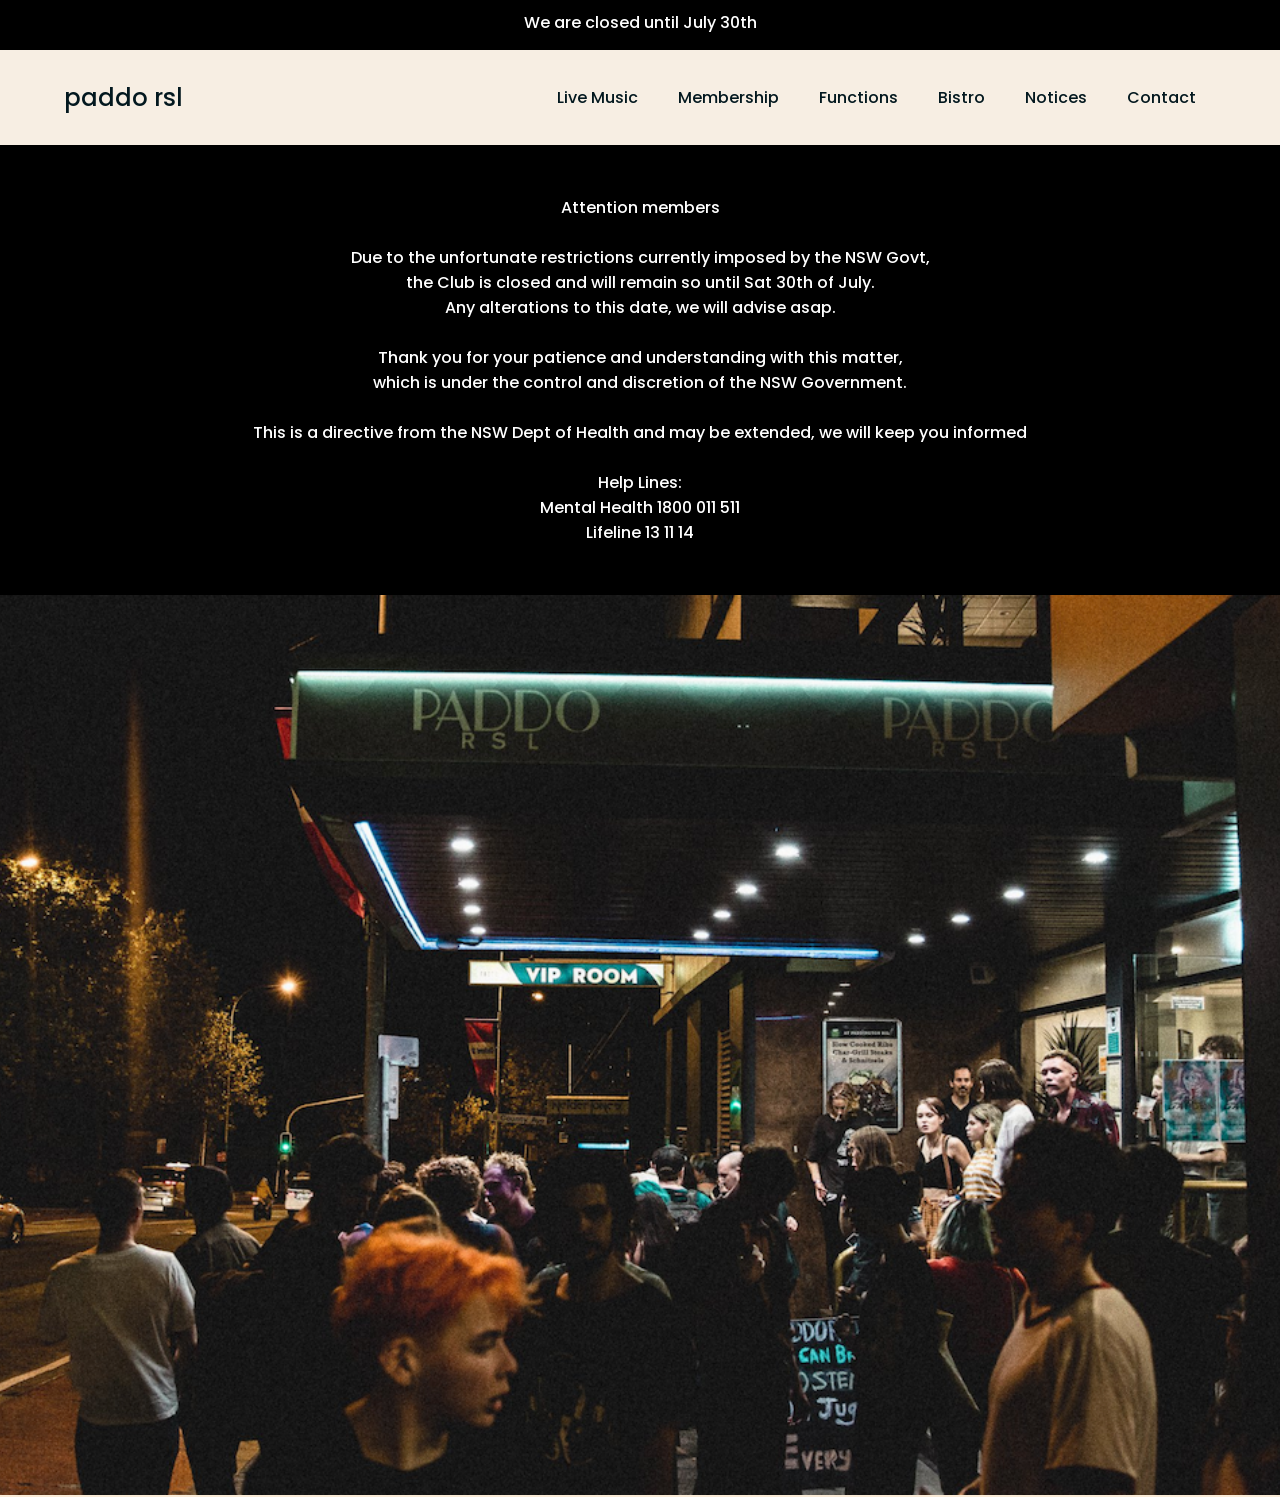
<file: index.html>
<!DOCTYPE html>
    <head>
        <meta charset="utf-8">
        <meta http-equiv="X-UA-Compatible" content="IE=edge">
        <title>Paddo RSL - Home</title>
        <meta name="description" content="">
        <meta name="viewport" content="width=device-width, initial-scale=1">
        <link rel="stylesheet" href="styles.css">
        <link href="https://fonts.googleapis.com/css2?family=Poppins:wght@500&display=swap" rel="stylesheet">
    </head>
    <body>
        <div class= "banner-header">
			<p>We are closed until July 30th</p>
        </div>
        
        <header class="sticky">
            <a class="logo" href="/">paddo rsl</a>
            <nav>
                <ul class="nav__links">
                    <li><a href="live_music.html">Live Music</a></li>
                    <li><a href="membership.html">Membership</a></li>
                    <li><a href="functions.html">Functions</a></li>
                    <li><a href="bistro.html">Bistro</a></li>
                    <li><a href="notices.html">Notices</a></li>
                    <li><a href="contact.html">Contact</a></li>
                </ul>
            </nav>
            <p class="menu cta">Menu</p>
        </header>

    

        <div class="overlay">
            <a class="close">&times;</a>
            <div class="overlay__content">
                <a href="live_music.html">Live Music</a>
                <a href="membership.html">Membership</a>
                <a href="functions.html">Functions</a>
                <a href="bistro.html">Bistro</a>
                <a href="notices.html">Notices</a>
                <a href="contact.html">Contact</a>
            </div>
        </div>

        <div class= "banner-header-sub">
            <p>Attention members <br> <br>Due to the unfortunate restrictions currently imposed by the NSW Govt, <br>the Club is closed and will remain so until Sat 30th of July.</p>
            <p>Any alterations to this date, we will advise asap. </p><br>
            <p>Thank you for your patience and understanding with this matter, <br>which is under the control and discretion of the NSW Government.</p>
            <br>
            <p>This is a directive from the NSW Dept of Health and may be extended, we will keep you informed</p>
            <br>
            <p>Help Lines:</p>
            
            <p>Mental Health 1800 011 511</p>
            <p>Lifeline 13 11 14</p>
        </div>

        <section class="full-page">
            <div class="full-page-image"  alt="Paddo RSL Facade">
            </div>
            </section>

            
        <script type="text/javascript" src="mobile.js"></script>



       
    </body>
</html>
</file>
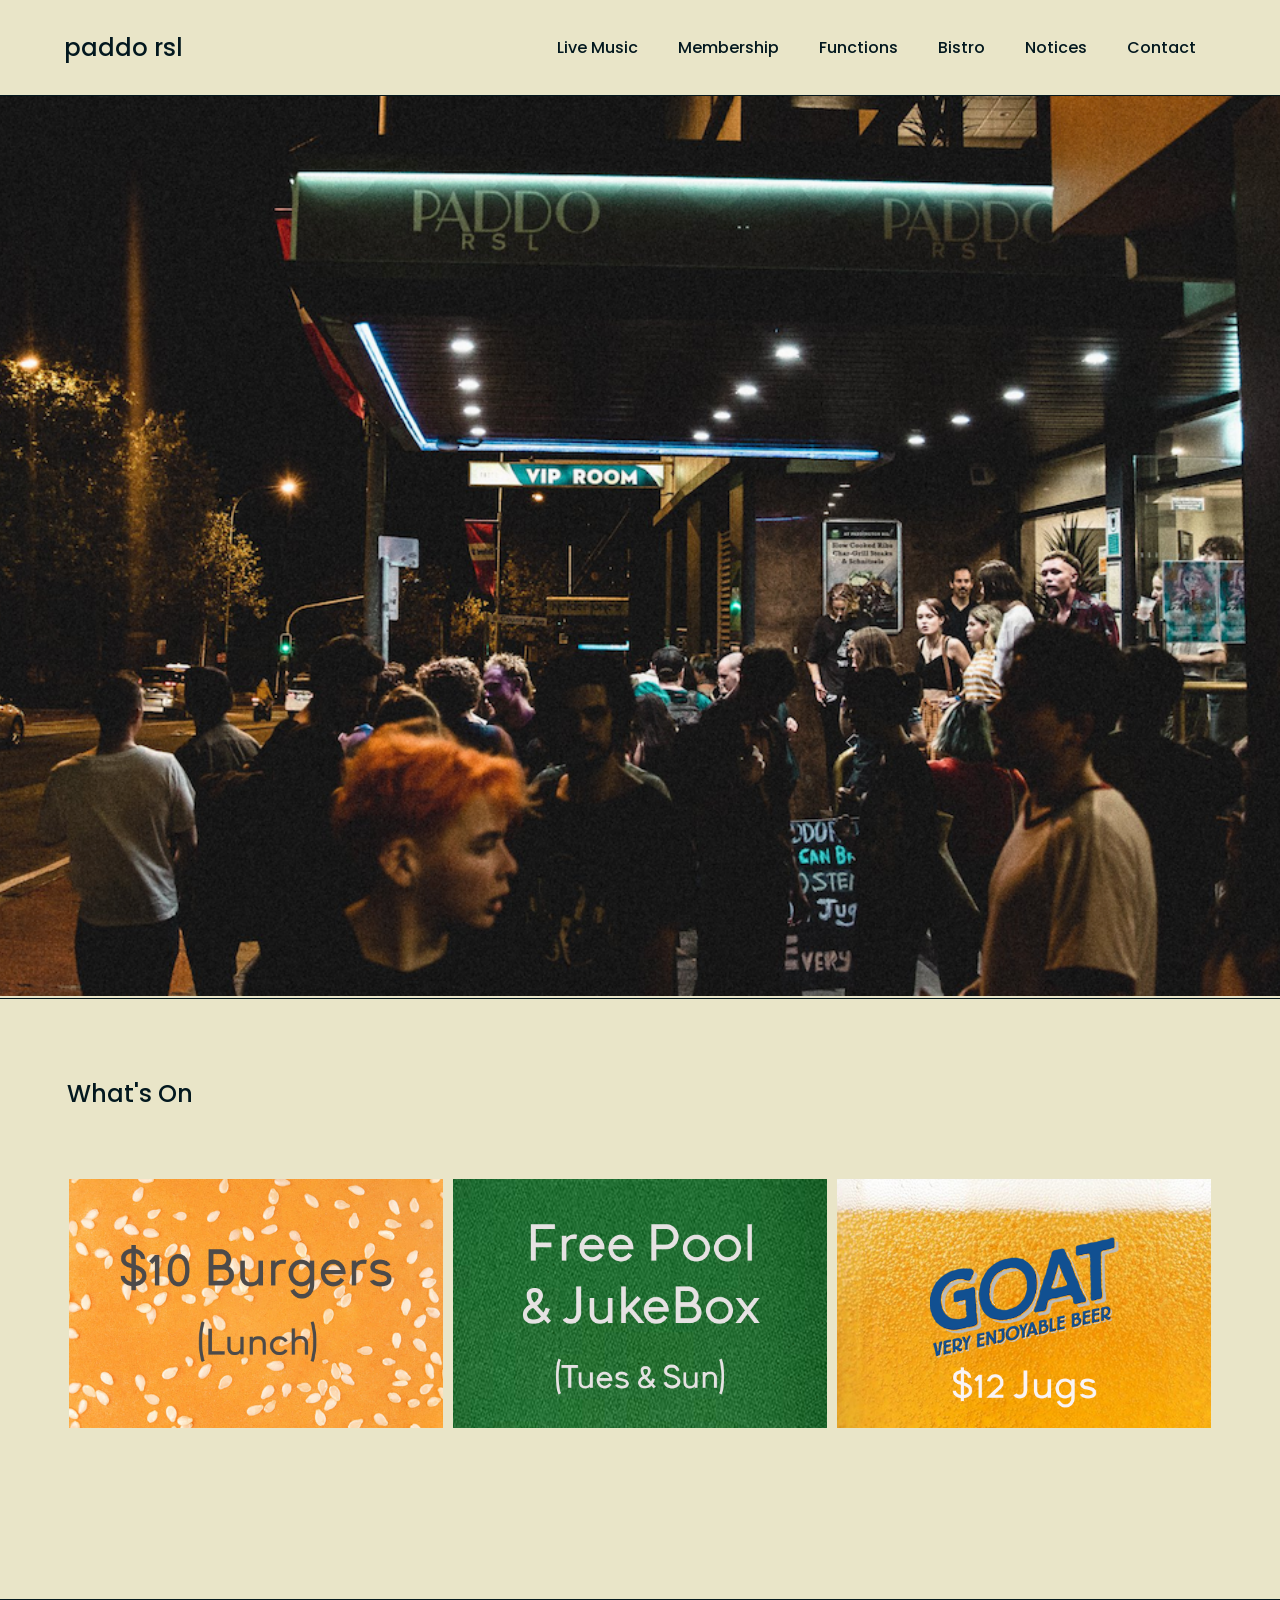
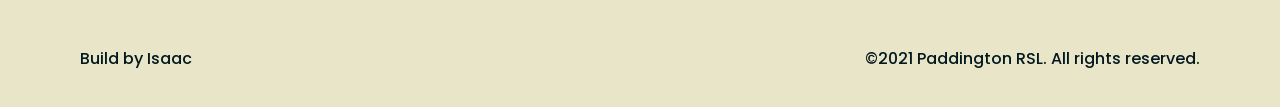
<file: RSL_DRAFT/index.html>
<!DOCTYPE html>
    <head>
        <meta charset="utf-8">
        <meta http-equiv="X-UA-Compatible" content="IE=edge">
        <title>Paddo RSL - Home</title>
        <meta name="description" content="">
        <meta name="viewport" content="width=device-width, initial-scale=1">
        <link rel="stylesheet" href="styles.css">
        <link href="https://fonts.googleapis.com/css2?family=Poppins:wght@500&display=swap" rel="stylesheet">
    </head>
    <body>
        <header class="sticky">
            <a class="logo" href="/">paddo rsl</a>
            <nav>
                <ul class="nav__links">
                    <li><a href="live_music.html">Live Music</a></li>
                    <li><a href="membership.html">Membership</a></li>
                    <li><a href="functions.html">Functions</a></li>
                    <li><a href="bistro.html">Bistro</a></li>
                    <li><a href="notices.html">Notices</a></li>
                    <li><a href="contact.html">Contact</a></li>
                </ul>
            </nav>
            <p class="menu cta">Menu</p>
        </header>

        <hr>

        <div class="overlay">
            <a class="close">&times;</a>
            <div class="overlay__content">
                <a href="live_music.html">Live Music</a>
                <a href="membership.html">Membership</a>
                <a href="functions.html">Functions</a>
                <a href="bistro.html">Bistro</a>
                <a href="notices.html">Notices</a>
                <a href="contact.html">Contact</a>
            </div>
        </div>

        <section class="full-page">
            <div class="full-page-image"  alt="Paddo RSL Facade">
            </div>
            </section>

            <hr>

            <section class="page">
    
                <div class="holdingcontainer">
                    <h1>What's On</h1>
                </div>
    
                <div class="holdingcontainer-home">
                    <div class="internalcontainerhomeimage">
                        <img class="hero-sub-images" src="Images/BURGERS.png" width = "100%">
                    </div>
                    <div class="internalcontainerhomeimage">
                        <img class="hero-sub-images" src="Images/FP.png" width = "100%">
                    </div>
                    <div class="internalcontainerhomeimage">
                        <img class="hero-sub-images" src="Images/GOAT_JUG.png" width = "100%">
                    </div>
                </div>
    
            </section>

       
        
        
        <script type="text/javascript" src="mobile.js"></script>



       <hr>

        <footer>
            <div class="holdingcontainer">
                <div class="internalcontainerfooterL"><a href="https://isaac-scott.com" target="_blank">Build by Isaac</a></div>
                <div class="internalcontainerfooterR">&#169;2021 Paddington RSL. All rights reserved.</div>
            </div>
            
        </footer>
    </body>
</html>
</file>
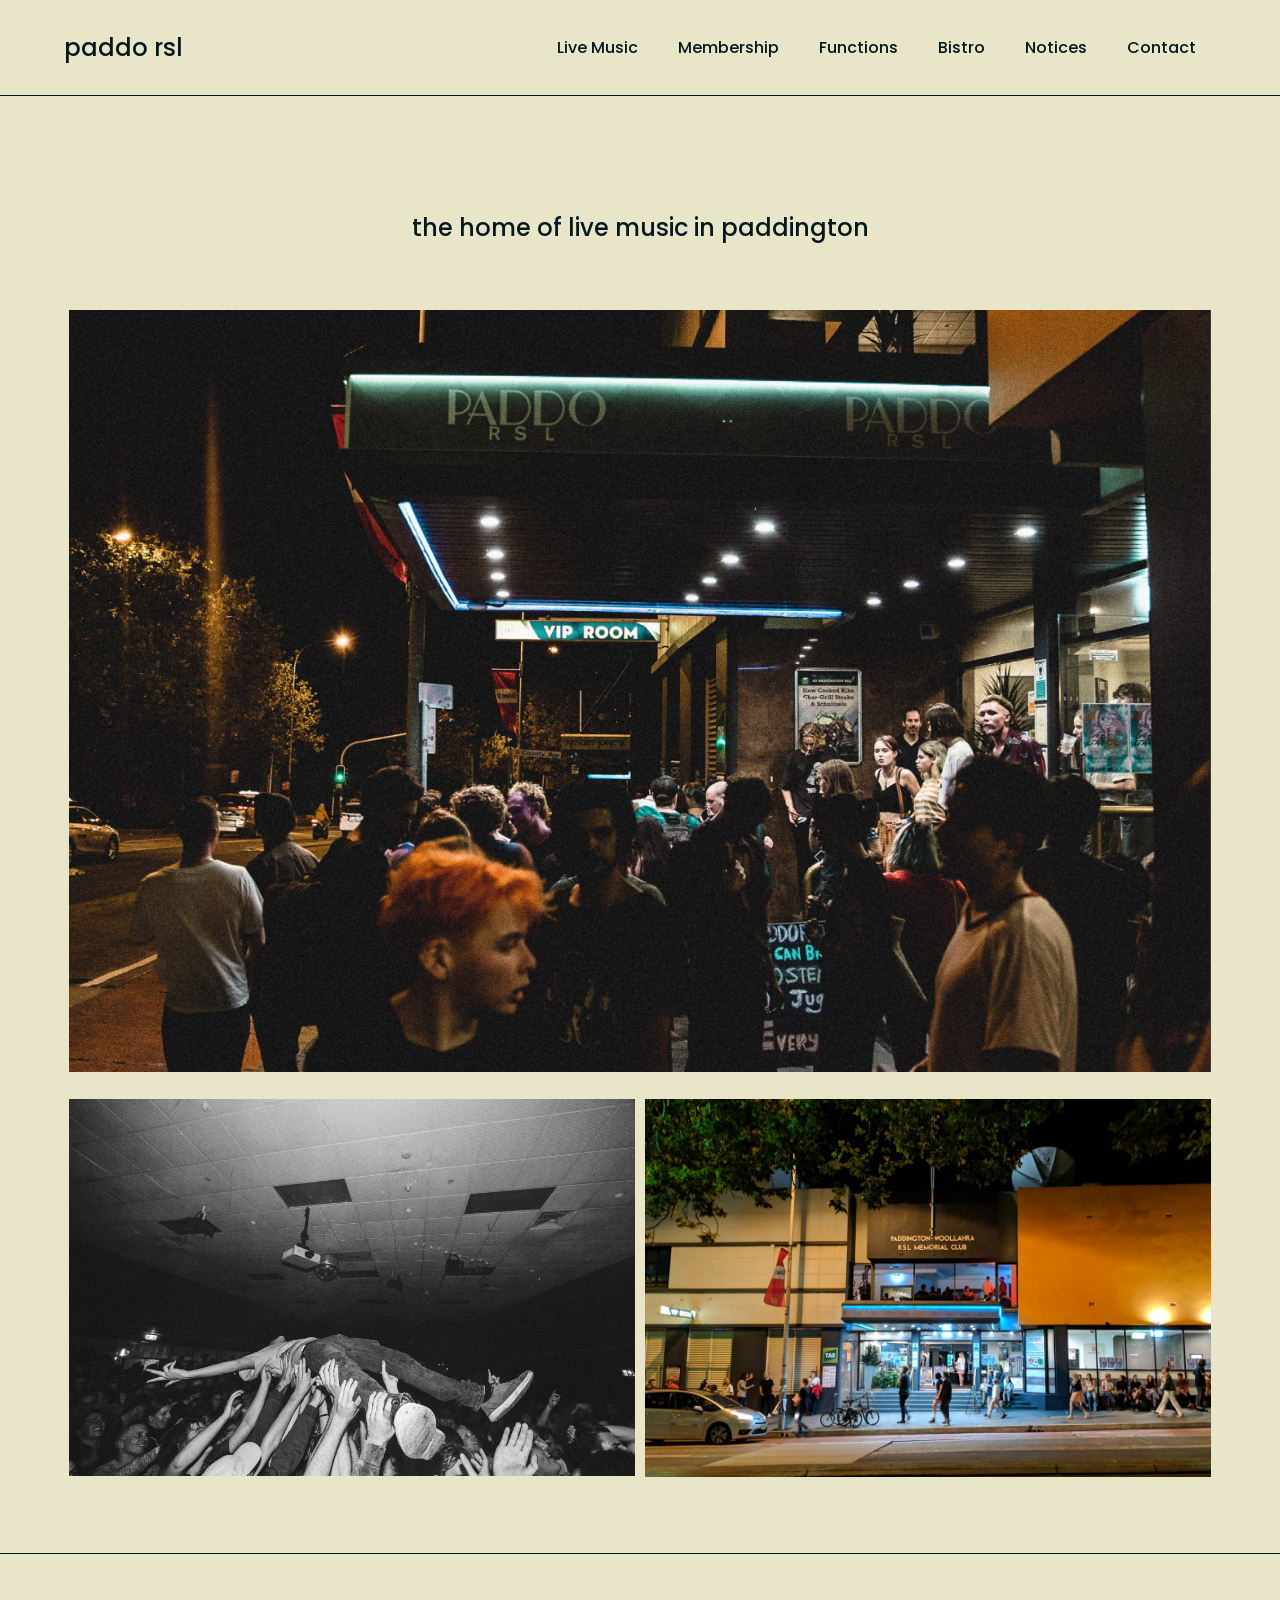
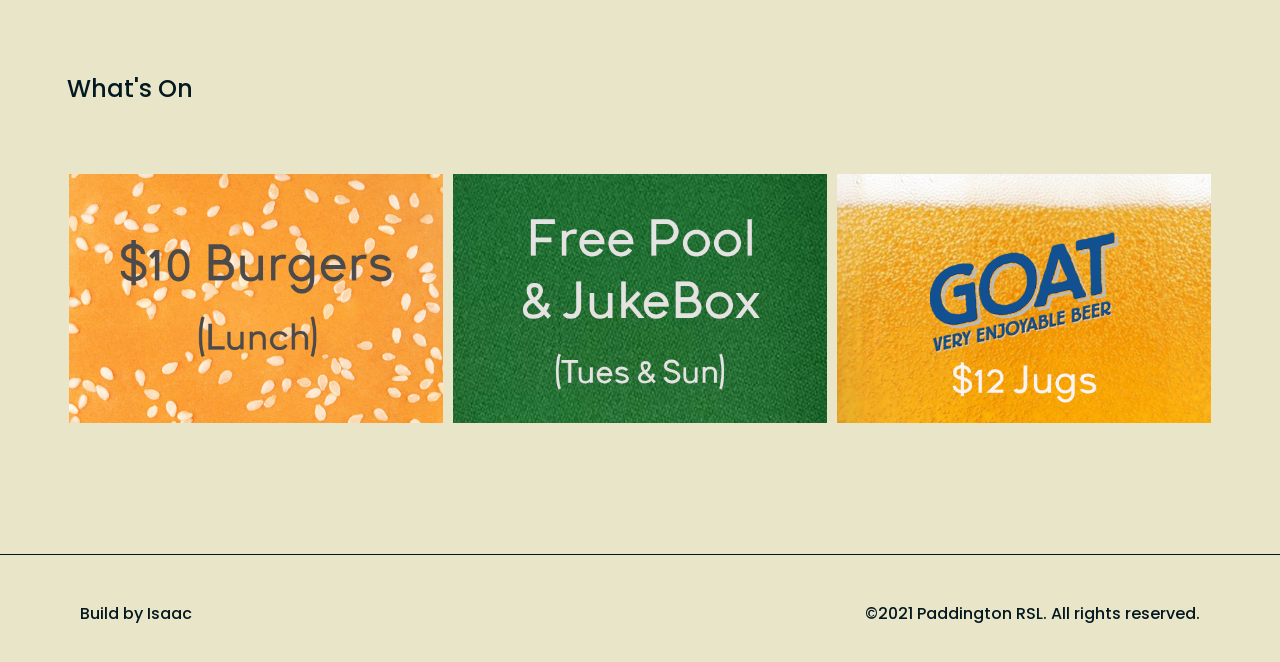
<file: RSL_DRAFT/RSL_DRAFT/index.html>
<!DOCTYPE html>
    <head>
        <meta charset="utf-8">
        <meta http-equiv="X-UA-Compatible" content="IE=edge">
        <title>Paddo RSL - Home</title>
        <meta name="description" content="">
        <meta name="viewport" content="width=device-width, initial-scale=1">
        <link rel="stylesheet" href="styles.css">
        <link href="https://fonts.googleapis.com/css2?family=Poppins:wght@500&display=swap" rel="stylesheet">
    </head>
    <body>
        <header class="sticky">
            <a class="logo" href="/">paddo rsl</a>
            <nav>
                <ul class="nav__links">
                    <li><a href="live_music.html">Live Music</a></li>
                    <li><a href="membership.html">Membership</a></li>
                    <li><a href="functions.html">Functions</a></li>
                    <li><a href="bistro.html">Bistro</a></li>
                    <li><a href="notices.html">Notices</a></li>
                    <li><a href="contact.html">Contact</a></li>
                </ul>
            </nav>
            <p class="menu cta">Menu</p>
        </header>

        <hr>

        <div class="overlay">
            <a class="close">&times;</a>
            <div class="overlay__content">
                <a href="live_music.html">Live Music</a>
                <a href="membership.html">Membership</a>
                <a href="functions.html">Functions</a>
                <a href="bistro.html">Bistro</a>
                <a href="notices.html">Notices</a>
                <a href="contact.html">Contact</a>
            </div>
        </div>

       <section class="page">



        <div>
            <h1 class="header-text">the home of live music in paddington</h1>
        </div>

        <div class="holdingcontainer-home">
            <div class="internalcontainerhomeimage">
                <img class="hero-sub-images" src="PADDO_FACADE.png" width = "100%">
            </div>
        </div>

        <div class="holdingcontainer-home">
            <div class="internalcontainerhomeimage">
                <img class="hero-sub-images" src="PADDO_LIVE_MUSIC.jpg" width = "100%">
            </div>
            <div class="internalcontainerhomeimage">
                <img class="hero-sub-images" src="PADDO_ENTRANCE.png" width = "100%">
            </div>
            
        </div>

            
        </section>

        <hr>

        <section class="page">

            <div class="holdingcontainer">
                <h1>What's On</h1>
            </div>

            <div class="holdingcontainer-home">
                <div class="internalcontainerhomeimage">
                    <img class="hero-sub-images" src="BURGERS.png" width = "100%">
                </div>
                <div class="internalcontainerhomeimage">
                    <img class="hero-sub-images" src="FP.png" width = "100%">
                </div>
                <div class="internalcontainerhomeimage">
                    <img class="hero-sub-images" src="GOAT_JUG.png" width = "100%">
                </div>
            </div>

        </section>
        
        
        <script type="text/javascript" src="mobile.js"></script>



       <hr>

        <footer>
            <div class="holdingcontainer">
                <div class="internalcontainerfooterL"><a href="https://isaac-scott.com" target="_blank">Build by Isaac</a></div>
                <div class="internalcontainerfooterR">&#169;2021 Paddington RSL. All rights reserved.</div>
            </div>
            
        </footer>
    </body>
</html>
</file>
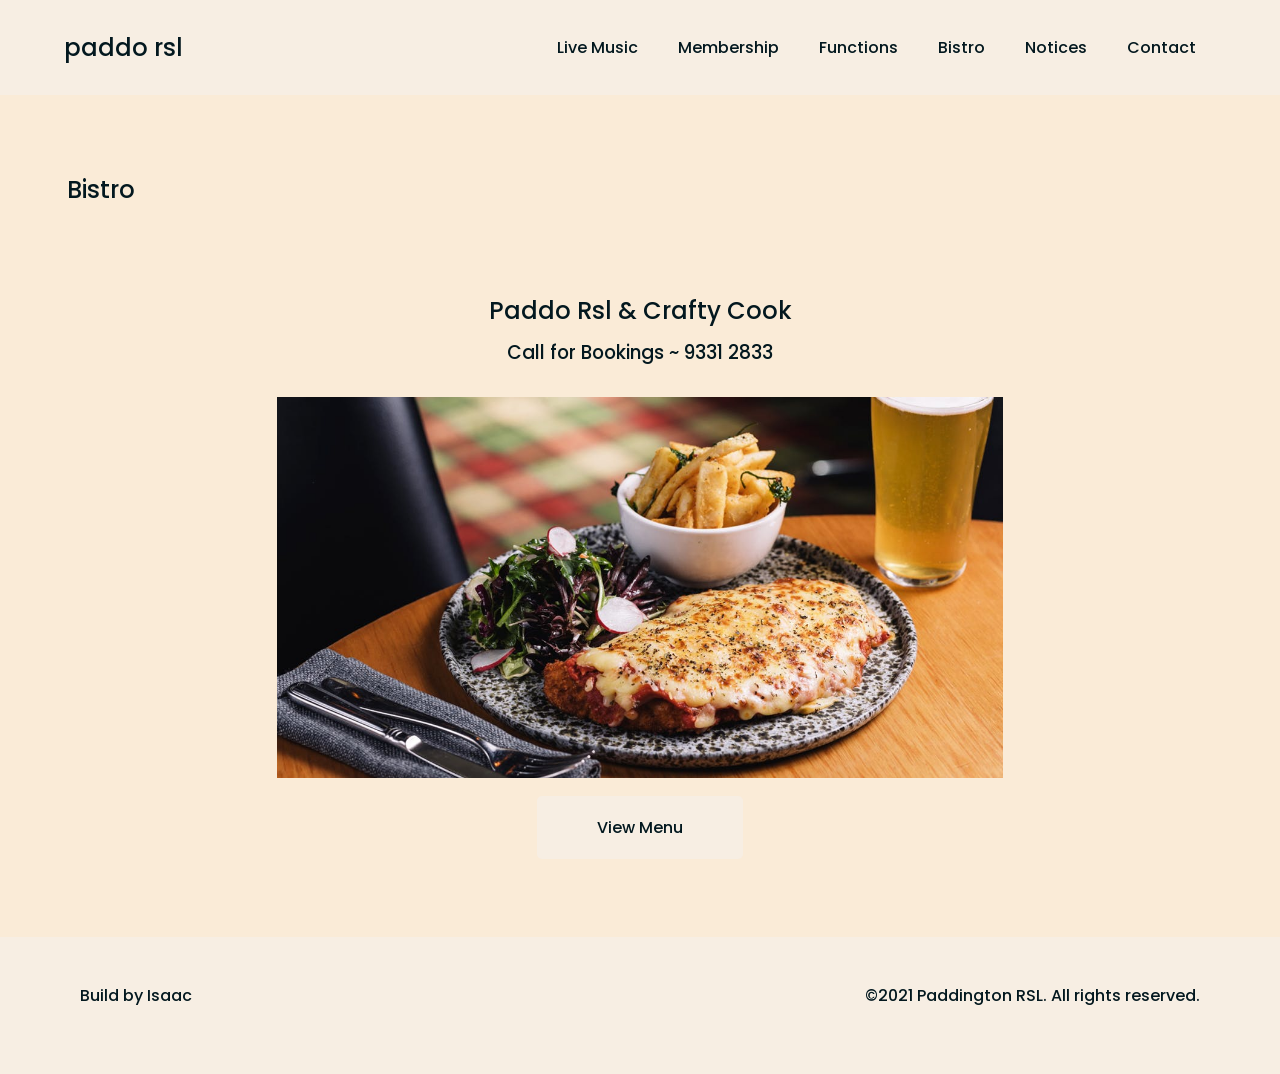
<file: bistro.html>
<!DOCTYPE html>
    <head>
        <meta charset="utf-8">
        <meta http-equiv="X-UA-Compatible" content="IE=edge">
        <title>Paddo RSL - Bistro</title>
        <meta name="description" content="">
        <meta name="viewport" content="width=device-width, initial-scale=1">
        <link rel="stylesheet" href="styles.css">
        <link href="https://fonts.googleapis.com/css2?family=Poppins:wght@500&display=swap" rel="stylesheet">
    </head>
    <body>
        <header class="sticky">
            <a class="logo" href="/">paddo rsl</a>
            <nav>
                <ul class="nav__links">
                    <li><a href="live_music.html">Live Music</a></li>
                    <li><a href="membership.html">Membership</a></li>
                    <li><a href="functions.html">Functions</a></li>
                    <li><a href="bistro.html">Bistro</a></li>
                    <li><a href="notices.html">Notices</a></li>
                    <li><a href="contact.html">Contact</a></li>
                </ul>
            </nav>
            <p class="menu cta">Menu</p>
        </header>

       

        <div class="overlay">
            <a class="close">&times;</a>
            <div class="overlay__content">
                <a href="live_music.html">Live Music</a>
                <a href="membership.html">Membership</a>
                <a href="functions.html">Functions</a>
                <a href="bistro.html">Bistro</a>
                <a href="notices.html">Notices</a>
                <a href="contact.html">Contact</a>
            </div>
        </div>

       <section class="page">

        <div class="holdingcontainer">
            <h1>Bistro</h1>
        </div>

        

        <div class="holdingcontainer-bistro">
            <div class="internalcontainerF2"><h2>Paddo Rsl & Crafty Cook</h2><h3><a href="tel:93328222">Call for Bookings ~ 9331 2833</a></h3><img class="dasimages" src="Images/PUB_FOOD.jpg" width="100%"><a class ="menu-button" href="PADDO_MENU.png" target="_blank">View Menu</a></div>
        </div>
            
        </section>
        
        
        <script type="text/javascript" src="mobile.js"></script>



    

       <footer>
        <div class="holdingcontainer">
            <div class="internalcontainerfooterL"><a href="https://isaac-scott.com" target="_blank">Build by Isaac</a></div>
            <div class="internalcontainerfooterR">&#169;2021 Paddington RSL. All rights reserved.</div>
        </div>
        
    </footer>
    </body>
</html>
</file>
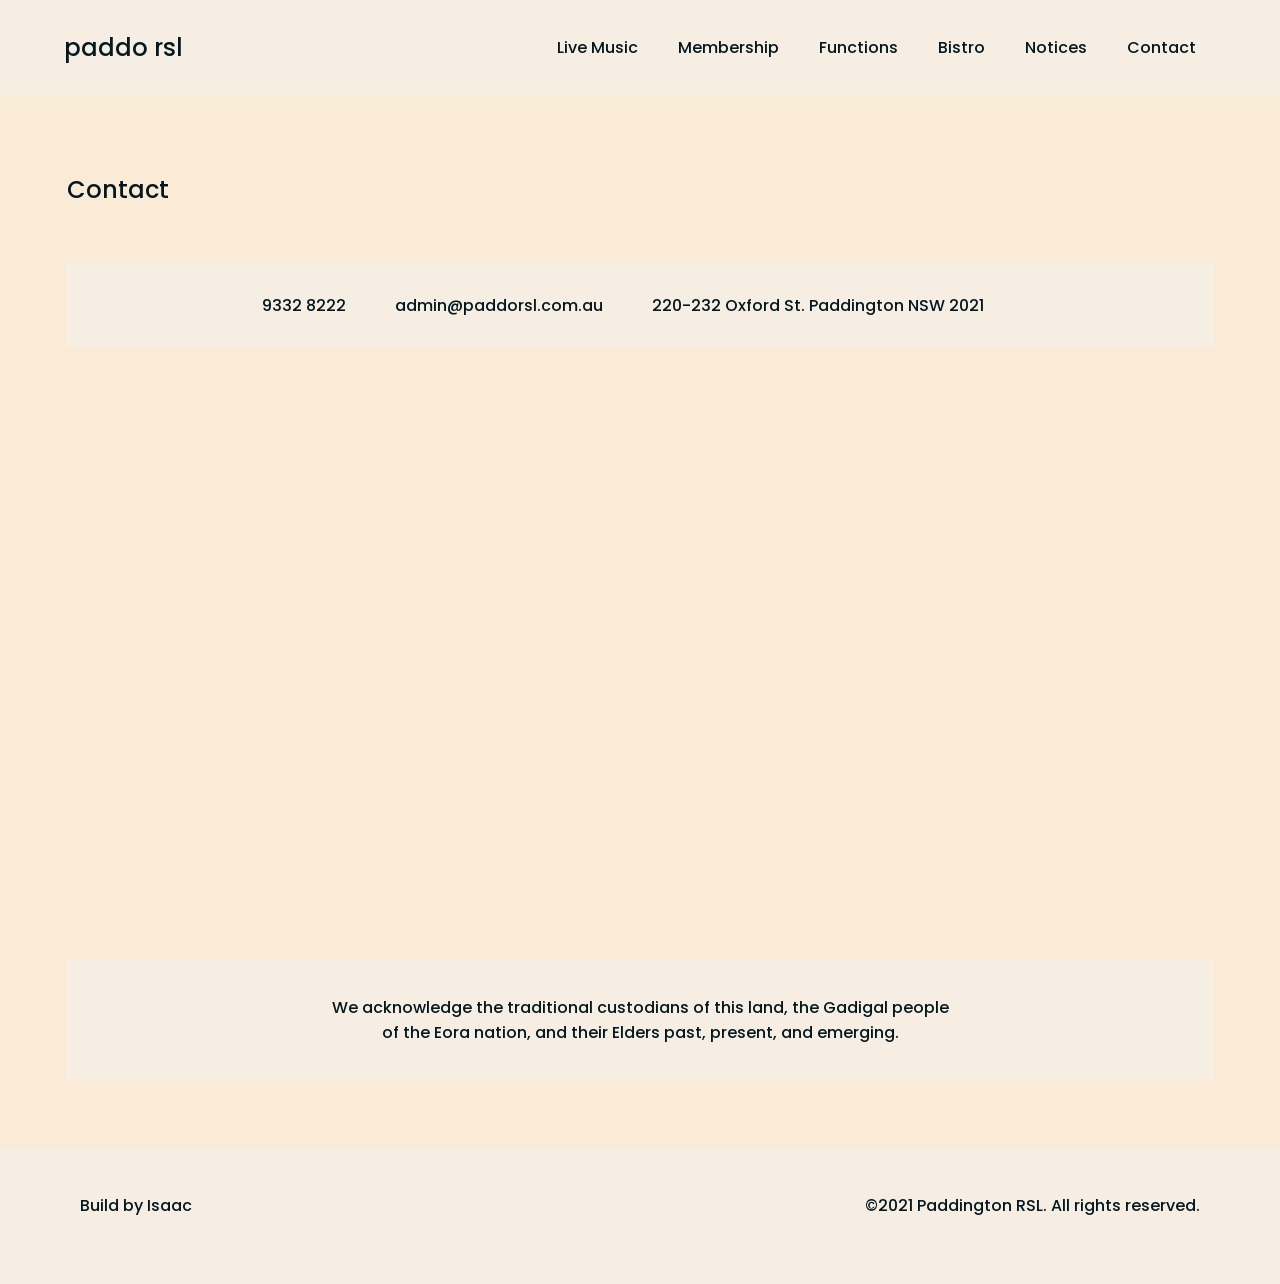
<file: contact.html>
<!DOCTYPE html>
    <head>
        <meta charset="utf-8">
        <meta http-equiv="X-UA-Compatible" content="IE=edge">
        <title>Paddo RSL - Contact</title>
        <meta name="description" content="">
        <meta name="viewport" content="width=device-width, initial-scale=1">
        <link rel="stylesheet" href="styles.css">
        <link href="https://fonts.googleapis.com/css2?family=Poppins:wght@500&display=swap" rel="stylesheet">
        <link rel="stylesheet" href="https://cdnjs.cloudflare.com/ajax/libs/font-awesome/4.7.0/css/font-awesome.min.css">
    </head>
    <body>
        <header class="sticky">
            <a class="logo" href="/">paddo rsl</a>
            <nav>
                <ul class="nav__links">
                    <li><a href="live_music.html">Live Music</a></li>
                    <li><a href="membership.html">Membership</a></li>
                    <li><a href="functions.html">Functions</a></li>
                    <li><a href="bistro.html">Bistro</a></li>
                    <li><a href="notices.html">Notices</a></li>
                    <li><a href="contact.html">Contact</a></li>
                </ul>
            </nav>
            <p class="menu cta">Menu</p>
        </header>

        

        <div class="overlay">
            <a class="close">&times;</a>
            <div class="overlay__content">
                <a href="live_music.html">Live Music</a>
                <a href="membership.html">Membership</a>
                <a href="functions.html">Functions</a>
                <a href="bistro.html">Bistro</a>
                <a href="notices.html">Notices</a>
                <a href="contact.html">Contact</a>
            </div>
        </div>

       <section class="page">

        <div class="holdingcontainer">

            <h1>Contact</h1>

        </div>

        <div class="holdingcontainer">
            <div class="internalcontainer-contact-details">
                <!--
                    <a href="https://www.facebook.com/PaddoRSL" class="fa fa-facebook" target="_blank"></a>
                    <a href="https://www.instagram.com/paddorsl/" class="fa fa-instagram" target="_blank"></a>
                    -->
                    <h4 class="contact-list"><a href="tel:93328222">9332 8222</a></h4>
                    <h4 class="contact-list"><a href="mailto:admin@paddorsl.com.au">admin@paddorsl.com.au</a></h4>
                    <h4 class="contact-list">220-232 Oxford St. Paddington NSW 2021</h4>
            </div>
        </div>

        <div class="holdingcontainer">
            <!--
        <div class="holdingcontainer-contact">
            <div class="internalcontainer-contact-image">
                <img class="contact-image" src="Images/NEW_RSL_LOGO.png" width="100%">
                <h3 class="board-member">President</h3>
                <h4>Richard Best</h4>
            </div>
            <div class="internalcontainer-contact-image">
                <img class="contact-image" src="Images/NEW_RSL_LOGO.png" width="100%">
                <h3 class="board-member">Vice-President</h3>
                <h4>Terry Farley</h4>
            </div>   
        </div>
        -->
        

        <div class="holdingcontainer-contact-map">
            <iframe class="google-map" src="https://www.google.com/maps/embed?pb=!1m14!1m8!1m3!1d13248.756832791643!2d151.2256194!3d-33.8847806!3m2!1i1024!2i768!4f13.1!3m3!1m2!1s0x0%3A0x13a53aa1677012da!2sPaddo%20RSL%20(Paddington)!5e0!3m2!1sen!2sau!4v1602935240064!5m2!1sen!2sau"  frameborder="0" style="border:0;" allowfullscreen="" aria-hidden="false" tabindex="0"></iframe> 
        </div>

        </div>

        <div class="internalcontainer-acknowledgment"><h4 class="acknowledgement">We acknowledge the traditional custodians of this land, the Gadigal people of the Eora nation, and their Elders past, present, and emerging.</h4></div>

        
        </section>
        
        
        <script type="text/javascript" src="mobile.js"></script>

      

       <footer>
        <div class="holdingcontainer">
            <div class="internalcontainerfooterL"><a href="https://isaac-scott.com" target="_blank">Build by Isaac</a></div>
            <div class="internalcontainerfooterR">&#169;2021 Paddington RSL. All rights reserved.</div>
        </div>
        
    </footer>
    </body>
</html>
</file>
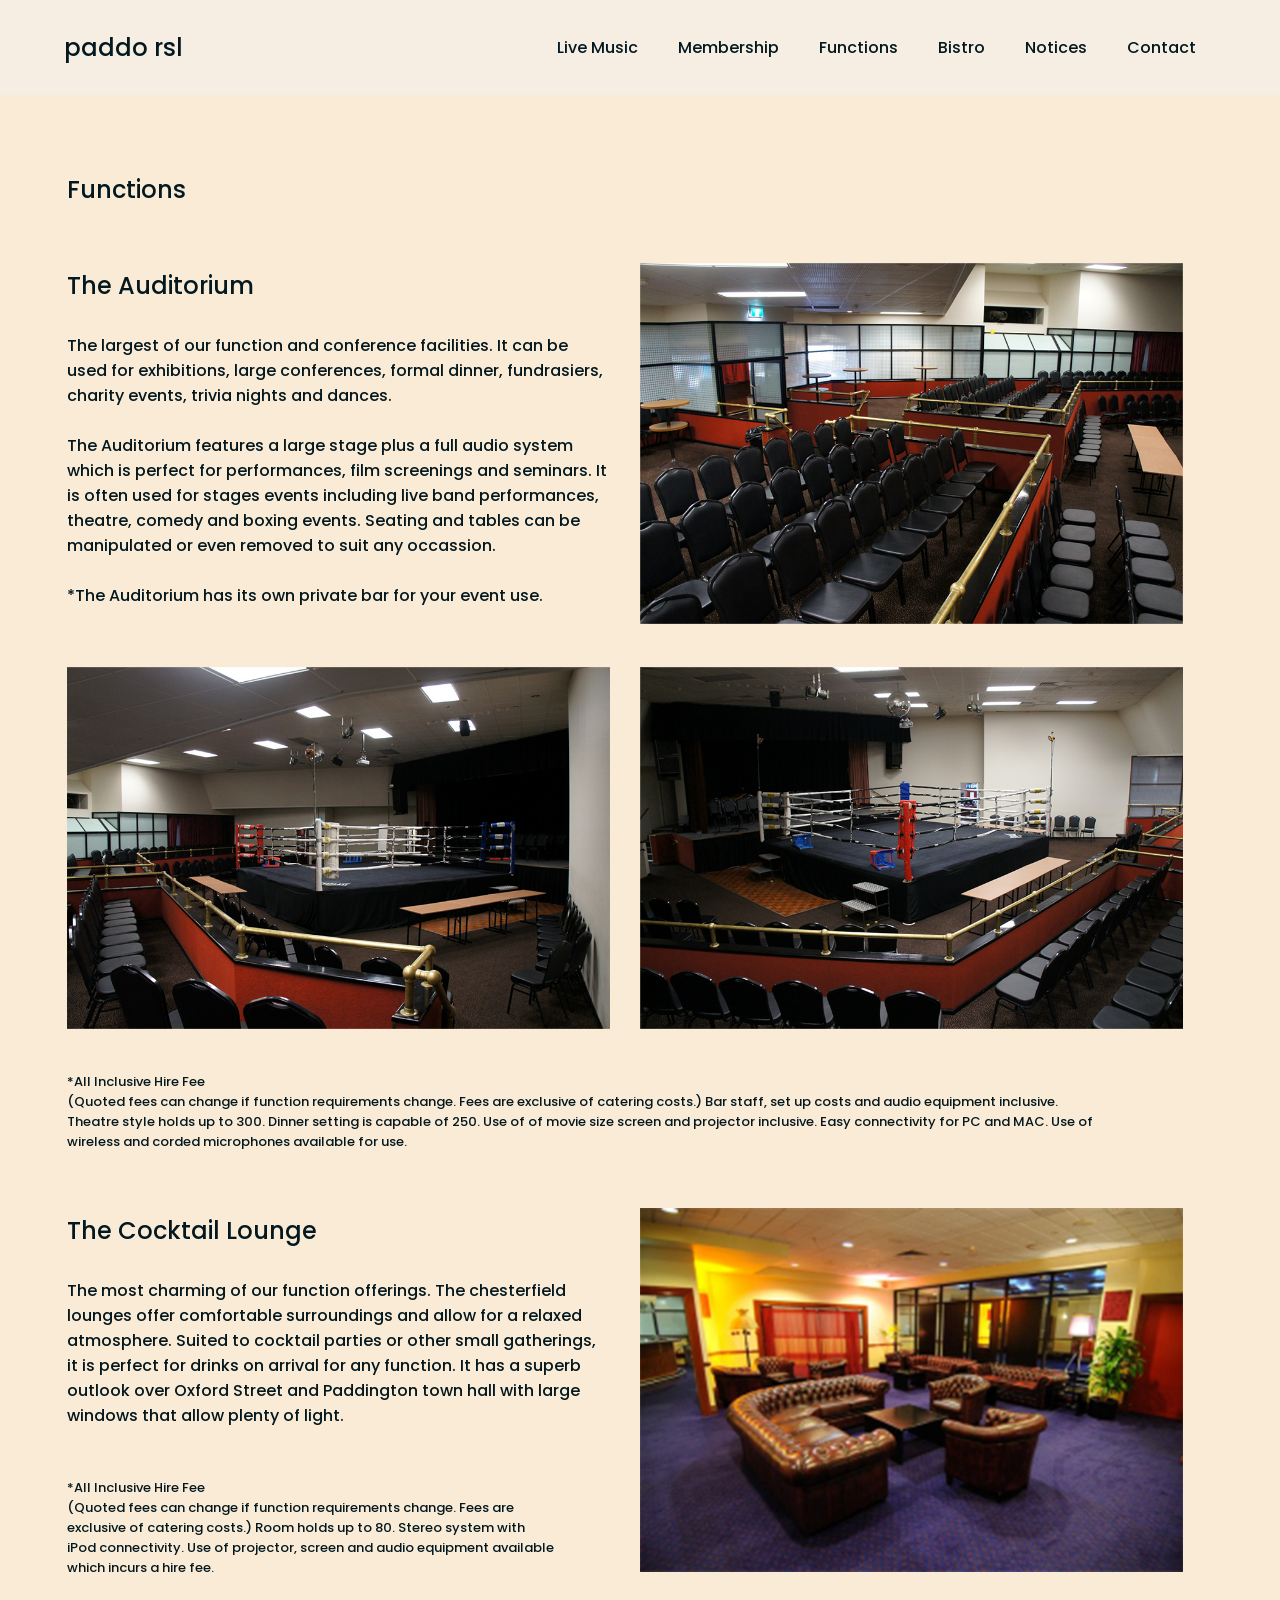
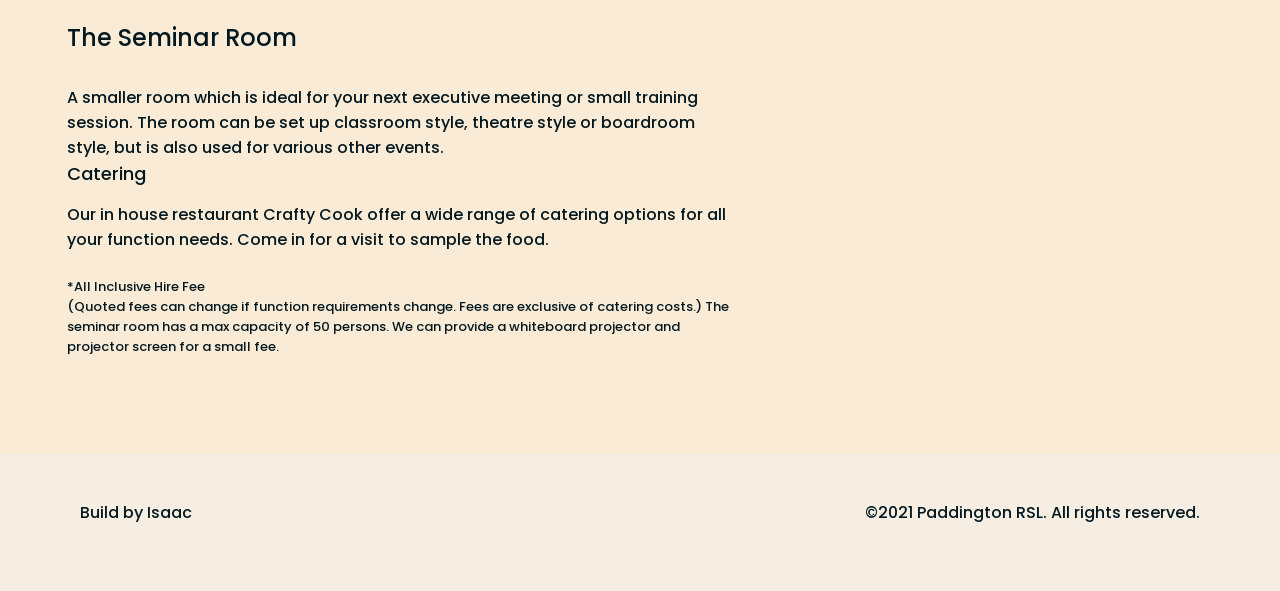
<file: functions.html>
<!DOCTYPE html>
    <head>
        <meta charset="utf-8">
        <meta http-equiv="X-UA-Compatible" content="IE=edge">
        <title>Paddo RSL - Functions</title>
        <meta name="description" content="">
        <meta name="viewport" content="width=device-width, initial-scale=1">
        <link rel="stylesheet" href="styles.css">
        <link href="https://fonts.googleapis.com/css2?family=Poppins:wght@500&display=swap" rel="stylesheet">
    </head>
    <body>
        <header class="sticky">
            <a class="logo" href="/">paddo rsl</a>
            <nav>
                <ul class="nav__links">
                    <li><a href="live_music.html">Live Music</a></li>
                    <li><a href="membership.html">Membership</a></li>
                    <li><a href="functions.html">Functions</a></li>
                    <li><a href="bistro.html">Bistro</a></li>
                    <li><a href="notices.html">Notices</a></li>
                    <li><a href="contact.html">Contact</a></li>
                </ul>
            </nav>
            <p class="menu cta">Menu</p>
        </header>

        

        <div class="overlay">
            <a class="close">&times;</a>
            <div class="overlay__content">
                <a href="live_music.html">Live Music</a>
                <a href="membership.html">Membership</a>
                <a href="functions.html">Functions</a>
                <a href="bistro.html">Bistro</a>
                <a href="notices.html">Notices</a>
                <a href="contact.html">Contact</a>
            </div>
        </div>

       <section class="page">

       <div class="holdingcontainer">
        <h1>Functions</h1>
       </div>

        <div class="holdingcontainer">
            <div class="internalcontainerF">
                <h2 class="contact-head">The Auditorium</h2>
                <p class="function-text">The largest of our function and conference facilities. It can be used for exhibitions, large conferences, formal dinner, fundrasiers, charity events, trivia nights and dances.</p>
                <br>
                <p class="function-text">The Auditorium features a large stage plus a full audio system which is perfect for performances, film screenings and seminars. It is often used for stages events including live band performances, theatre, comedy and boxing events. Seating and tables can be manipulated or even removed to suit any occassion.</p>
                <br>
                <p class="function-text">*The Auditorium has its own private bar for your event use.</p>
            </div>
        

            <div class="internalcontainerF">
                <img src="Images/AUDITORIUM_1.png" width="100%">
            </div>
        </div>


        <div class="holdingcontainer">
                <div class="internalcontainerF"><img src="Images/AUDITORIUM_2.png" width="100%"></div>
                <div class="internalcontainerF"><img src="Images/AUDITORIUM_3.png" width="100%"></div>
            </div>


            <div class="holdingcontainer">
                    <p class="function-subtext">*All Inclusive Hire Fee <br>
                        (Quoted fees can change if function requirements change. Fees are exclusive of catering costs.)
                        Bar staff, set up costs and audio equipment inclusive. Theatre style holds up to 300. Dinner 
                        setting is capable of 250. Use of of movie size screen and projector inclusive. Easy connectivity 
                        for PC and MAC. Use of wireless and corded microphones available for use.</p>
            </div>
            <br>
            <br>

            <div class="holdingcontainer">
                <div class="internalcontainerF">
                    <h2 class="contact-head">The Cocktail Lounge</h2>
                    <p class="function-text">The most charming of our function offerings. The 
                        chesterfield lounges offer comfortable surroundings 
                        and allow for a relaxed atmosphere. Suited to cocktail 
                        parties or other small gatherings, it is perfect for 
                        drinks on arrival for any function. It has a superb 
                        outlook over Oxford Street and Paddington town hall 
                        with large windows that allow plenty of light.</p>
                    <br>
                    <br>
                    <p class="function-subtext">*All Inclusive Hire Fee <br>
                        (Quoted fees can change if function requirements change. Fees are exclusive of catering costs.)
                        Room holds up to 80. Stereo system with iPod connectivity. Use of projector, screen and audio 
                        equipment available which incurs a hire fee.
                        </p>
                </div>
                <div class="internalcontainerF"><img src="Images/COCKTAIL_LOUNGE.png" width="100%"></div>
            </div>

            <div class="holdingcontainer">
                <div class="internalcontainerF">
                    <h2 class="contact-head">The Seminar Room</h2>
                    <p class="function-text-40">A smaller room which is ideal for your next executive meeting or small training session. The room 
                        can be set up classroom style, theatre style or boardroom style, but is also used for various
                        other events.</p>
                   
                    <h2 class="function-text2">Catering</h2>
                    <p class="function-text-40">Our in house restaurant Crafty Cook offer a wide range of catering options for all your function 
                        needs. Come in for a visit to sample the food.</p>
                        <br>
                    <p class="function-subtext-40">*All Inclusive Hire Fee <br>
                        (Quoted fees can change if function requirements change. Fees are exclusive of catering costs.)
                        The seminar room has a max capacity of 50 persons. We can provide a whiteboard projector 
                        and projector screen for a small fee.</p>
                </div>
            </div>


        <script type="text/javascript" src="mobile.js"></script>

       </section>

      

       <footer>
        <div class="holdingcontainer">
            <div class="internalcontainerfooterL"><a href="https://isaac-scott.com" target="_blank">Build by Isaac</a></div>
            <div class="internalcontainerfooterR">&#169;2021 Paddington RSL. All rights reserved.</div>
        </div>
        
    </footer>
    </body>
</html>
</file>
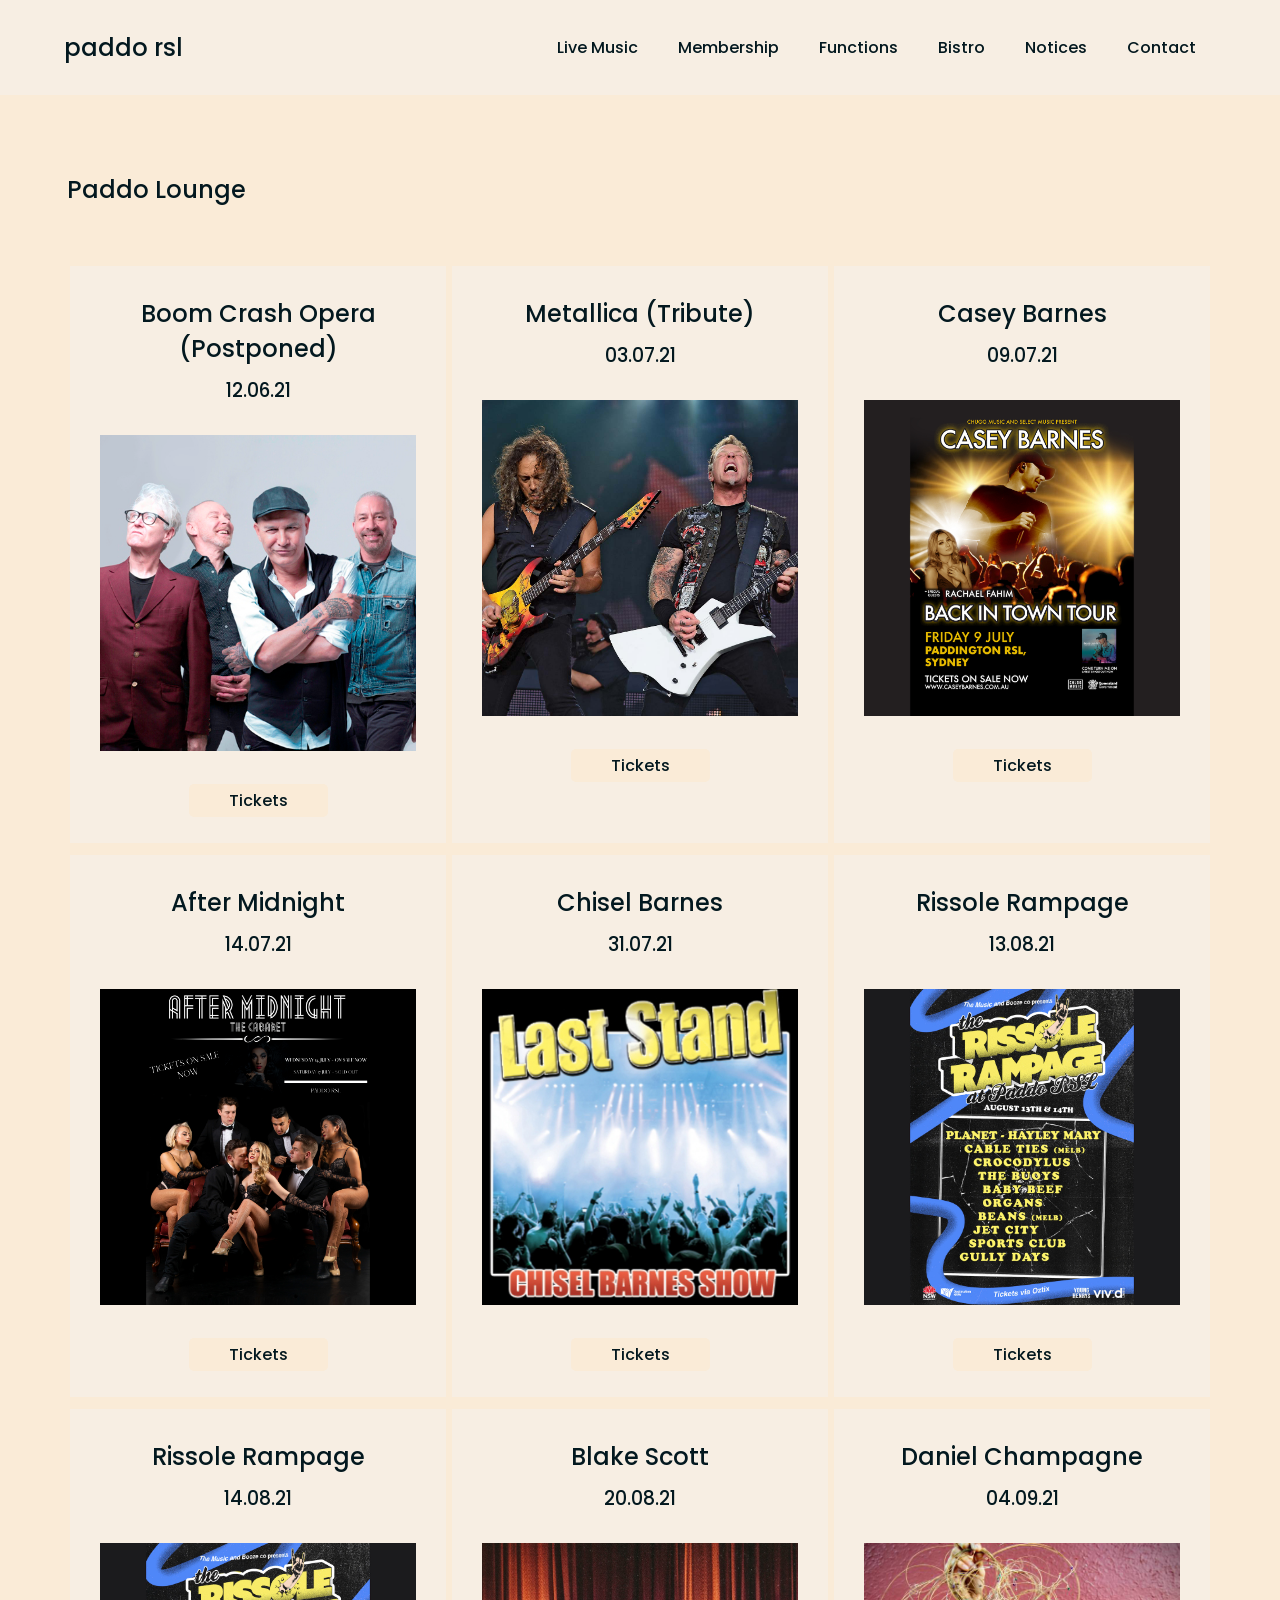
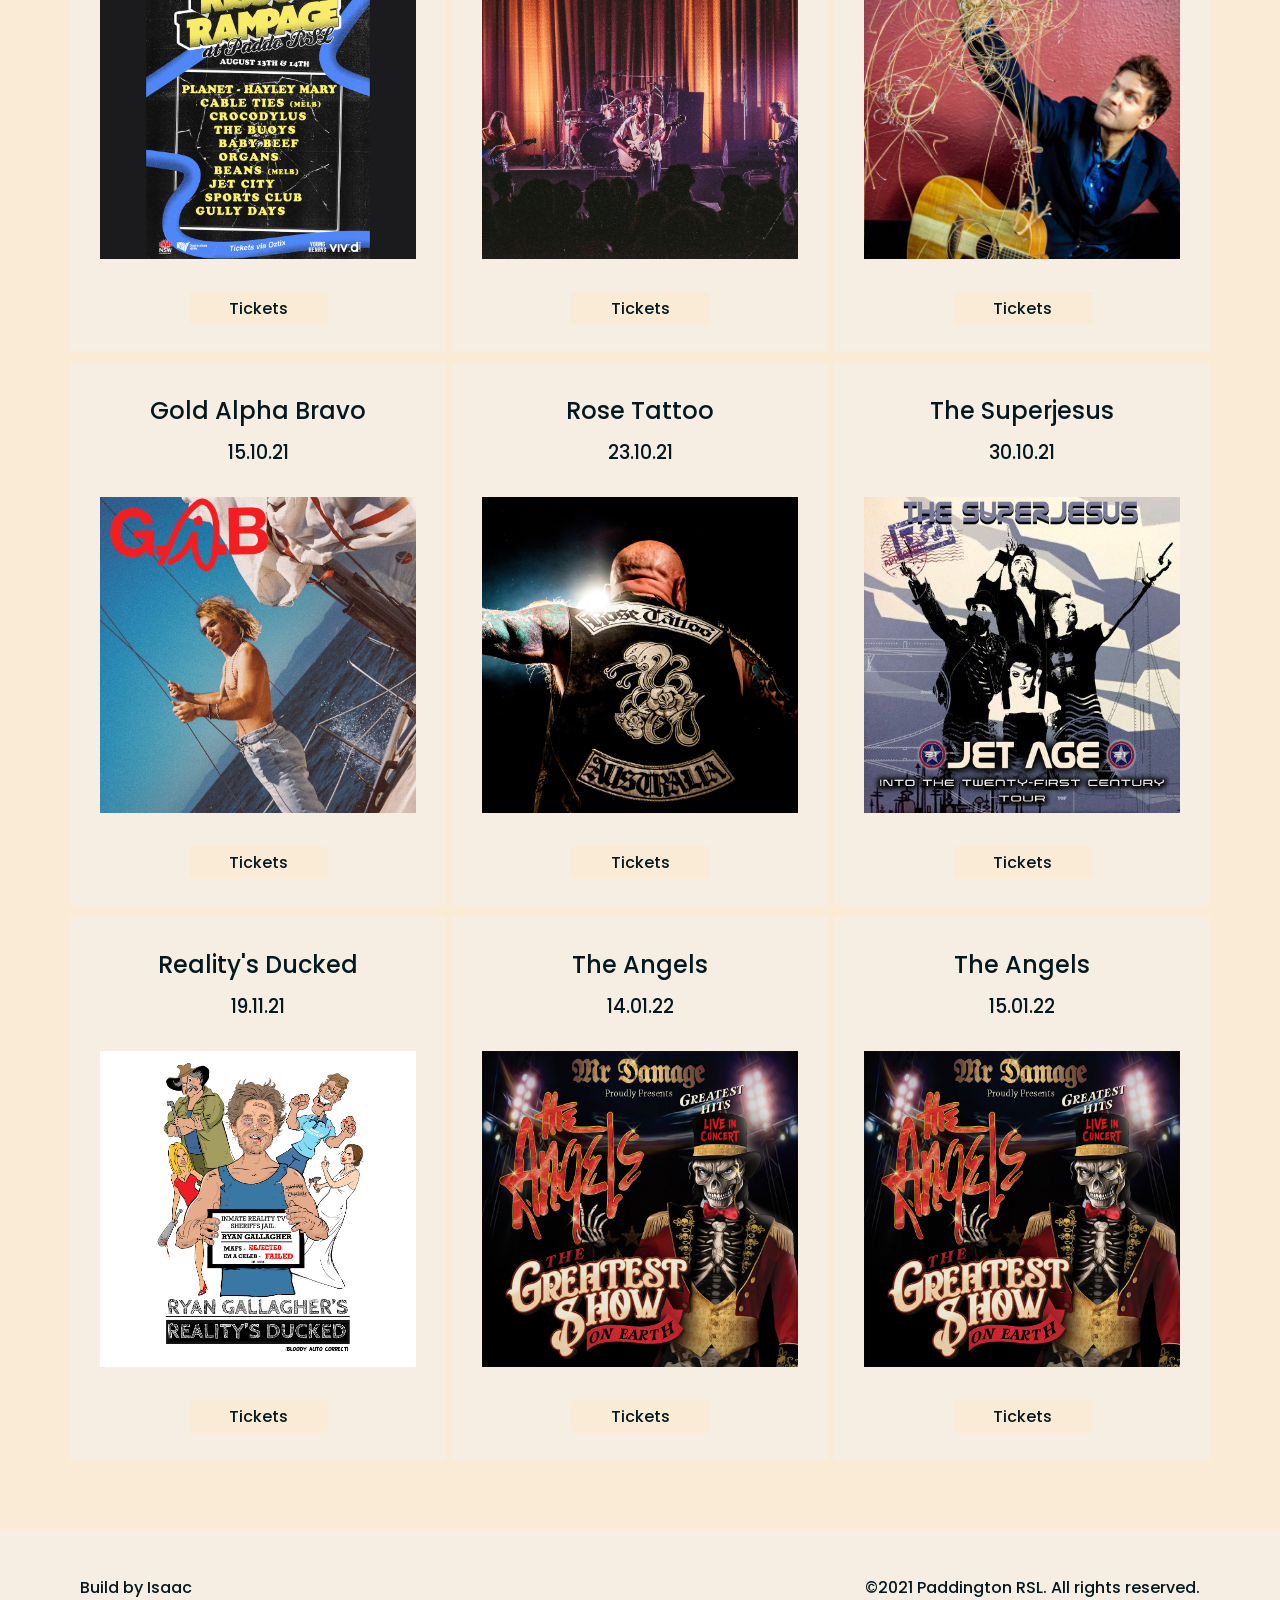
<file: live_music.html>
<!DOCTYPE html>
    <head>
        <meta charset="utf-8">
        <meta http-equiv="X-UA-Compatible" content="IE=edge">
        <title>Paddo RSL - Live Music</title>
        <meta name="description" content="">
        <meta name="viewport" content="width=device-width, initial-scale=1">
        <link rel="stylesheet" href="styles.css">
        <link href="https://fonts.googleapis.com/css2?family=Poppins:wght@500&display=swap" rel="stylesheet">
    </head>
    <body>
        <header class="sticky">
            <a class="logo" href="/">paddo rsl</a>
            <nav>
                <ul class="nav__links">
                    <li><a href="live_music.html">Live Music</a></li>
                    <li><a href="membership.html">Membership</a></li>
                    <li><a href="functions.html">Functions</a></li>
                    <li><a href="bistro.html">Bistro</a></li>
                    <li><a href="notices.html">Notices</a></li>
                    <li><a href="contact.html">Contact</a></li>
                </ul>
            </nav>
            <p class="menu cta">Menu</p>
        </header>

      

        <div class="overlay">
            <a class="close">&times;</a>
            <div class="overlay__content">
                <a href="live_music.html">Live Music</a>
                <a href="membership.html">Membership</a>
                <a href="functions.html">Functions</a>
                <a href="bistro.html">Bistro</a>
                <a href="notices.html">Notices</a>
                <a href="contact.html">Contact</a>
            </div>
        </div>

       <section class="page">

        <div class="holdingcontainer">
            <h1>Paddo Lounge</h1>

        </div>



         <div class="holdingcontainer">
            <div class="internalcontainerL"><h2>Boom Crash Opera (Postponed)</h2><h3>12.06.21</h3><img class="dasimages" src="Images/BOOM_CRASH.jpg" width ="100%"><a class ="tickets-button" href="https://paddolounge.oztix.com.au/outlet/event/908867bc-6fae-47a8-9ba3-1b2e7a886a08?Event=111239" target="_blank">Tickets</a></div>  
            <div class="internalcontainerL"><h2>Metallica (Tribute)</h2><h3>03.07.21</h3><img class="dasimages" src="Images/METALLICA.jpg" width="100%"><a class ="tickets-button" href="https://paddolounge.oztix.com.au/Default.aspx?Event=123890" target="_blank">Tickets</a></div>
            <div class="internalcontainerL"><h2>Casey Barnes</h2><h3>09.07.21</h3><img class="dasimages" src="Images/CASEY_BARNES.jpg" width="100%"><a class ="tickets-button" href="https://paddolounge.oztix.com.au/Default.aspx?Event=125200" target="_blank">Tickets</a></div>
           
            
        </div>

        

        <div class="holdingcontainer">
            <div class="internalcontainerL"><h2>After Midnight</h2><h3>14.07.21</h3><img class="dasimages" src="Images/CABARET.jpg" width="100%"><a class ="tickets-button" href="https://www.trybooking.com/BRFDB" target="_blank">Tickets</a></div>
            <div class="internalcontainerL"><h2>Chisel Barnes</h2><h3>31.07.21</h3><img class="dasimages" src="Images/CHISEL_BARNES.jpg" width="100%"><a class ="tickets-button" href="https://paddolounge.oztix.com.au/Default.aspx?Event=123801" target="_blank">Tickets</a></div>
            <div class="internalcontainerL"><h2>Rissole Rampage</h2><h3>13.08.21</h3><img class="dasimages" src="Images/RISSOLE_RAMPAGE.jpg" width="100%"><a class ="tickets-button" href="https://paddolounge.oztix.com.au/outlet/event/65ecf659-b19e-4f26-9c9b-0198397b4bcb" target="_blank">Tickets</a></div>
           
        </div>

        <div class="holdingcontainer">
            <div class="internalcontainerL"><h2>Rissole Rampage</h2><h3>14.08.21</h3><img class="dasimages" src="Images/RISSOLE_RAMPAGE.jpg" width="100%"><a class ="tickets-button" href="https://paddolounge.oztix.com.au/outlet/event/65ecf659-b19e-4f26-9c9b-0198397b4bcb" target="_blank">Tickets</a></div>
            <div class="internalcontainerL"><h2>Blake Scott</h2><h3>20.08.21</h3><img class="dasimages" src="Images/BLACKE_SCOTT.jpg" width="100%"><a class ="tickets-button" href="https://paddolounge.oztix.com.au/Default.aspx?Event=124481" target="_blank">Tickets</a></div>
            <div class="internalcontainerL"><h2>Daniel Champagne</h2><h3>04.09.21</h3><img class="dasimages" src="Images/DANIEL_CHAMPAGNE.jpg" width="100%"><a class ="tickets-button" href="https://paddolounge.oztix.com.au/Default.aspx?Event=120851" target="_blank">Tickets</a></div>   
            
        </div>

        <div class="holdingcontainer"> 
            <div class="internalcontainerL"><h2>Gold Alpha Bravo</h2><h3>15.10.21</h3><img class="dasimages" src="Images/GOLF_ALPHA_BRAVO.jpg" width="100%"><a class ="tickets-button" href="https://tickets.oztix.com.au/outlet/event/88180335-7352-4ba2-996f-eac43364642f" target="_blank">Tickets</a></div>
            <div class="internalcontainerL"><h2>Rose Tattoo</h2><h3>23.10.21</h3><img class="dasimages" src="Images/ROSE_TATTOO.jpg" width="100%"><a class ="tickets-button" href="https://paddolounge.oztix.com.au/outlet/event/7c7df596-a70f-46ef-b4ab-3aa44117284a" target="_blank">Tickets</a></div>
            <div class="internalcontainerL"><h2>The Superjesus</h2><h3>30.10.21</h3><img class="dasimages" src="Images/Superjesus poster(1).jpg" width="100%"><a class ="tickets-button" href="https://paddolounge.oztix.com.au/outlet/event/f8b4e72f-610e-485a-be7d-152a5ae5a9c9?Event=125668" target="_blank">Tickets</a></div>   
            
           
           
         </div>


         <div class="holdingcontainer"> 
            <div class="internalcontainerL"><h2>Reality's Ducked</h2><h3>19.11.21</h3><img class="dasimages" src="Images/RYAN_GALLAGHER.jpg" width="100%"><a class ="tickets-button" href="https://paddolounge.oztix.com.au/outlet/event/19158b1e-bca2-450a-8077-529b4ee85540?Event=126736" target="_blank">Tickets</a></div>
            <div class="internalcontainerL"><h2>The Angels</h2><h3>14.01.22</h3><img class="dasimages" src="Images/ANGLELS_AGAIN.jpg" width="100%"><a class ="tickets-button" href="https://paddolounge.oztix.com.au/outlet/event/fcbba9f2-c75e-421b-a299-3c543339883d" target="_blank">Tickets</a></div>
            <div class="internalcontainerL"><h2>The Angels</h2><h3>15.01.22</h3><img class="dasimages" src="Images/ANGLELS_AGAIN.jpg" width="100%"><a class ="tickets-button" href="https://paddolounge.oztix.com.au/outlet/event/9d361626-643e-4cd5-8bce-539e5c51c4b7" target="_blank">Tickets</a></div>   
           
         </div>
        
        <!--

            <div class="internalcontainerL"><h2>TBA</h2><h3>00.00.21</h3><img class="dasimages" src="Images/NEW_RSL_LOGO.png" width="100%"><a class ="tickets-button" href="https://paddolounge.oztix.com.au" target="_blank">Tickets</a></div>

        -->
        

        <script type="text/javascript" src="mobile.js"></script>

       </section>

    

       <footer>
        <div class="holdingcontainer">
            <div class="internalcontainerfooterL"><a href="https://isaac-scott.com" target="_blank">Build by Isaac</a></div>
            <div class="internalcontainerfooterR">&#169;2021 Paddington RSL. All rights reserved.</div>
        </div>
        
    </footer>
    </body>
</html>
</file>
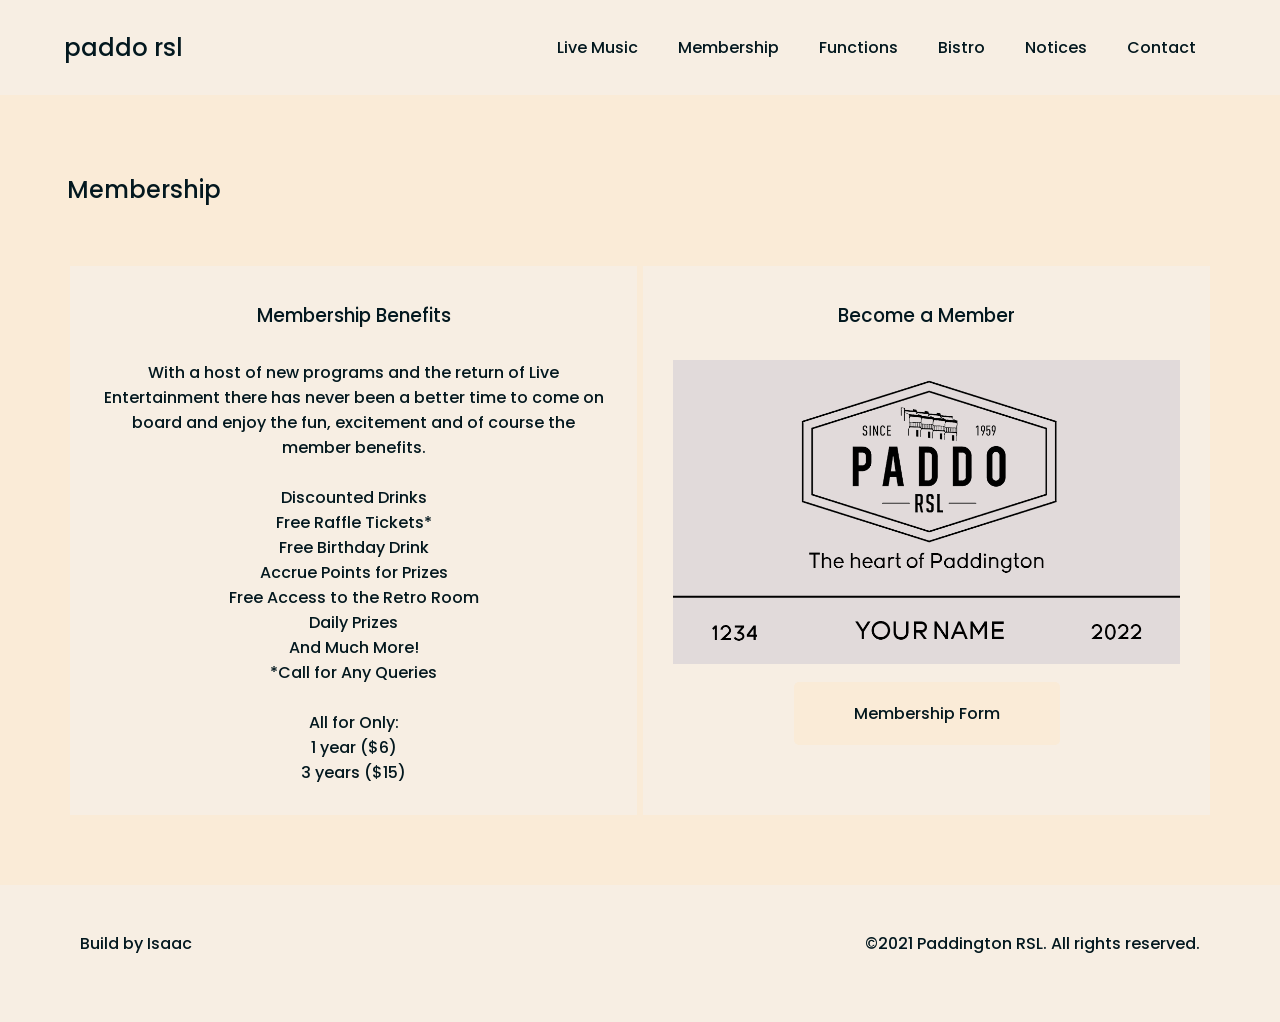
<file: membership.html>
<!DOCTYPE html>
    <head>
        <meta charset="utf-8">
        <meta http-equiv="X-UA-Compatible" content="IE=edge">
        <title>Paddo RSL - Membership</title>
        <meta name="description" content="">
        <meta name="viewport" content="width=device-width, initial-scale=1">
        <link rel="stylesheet" href="styles.css">
        <link href="https://fonts.googleapis.com/css2?family=Poppins:wght@500&display=swap" rel="stylesheet">
    </head>
    <body>
        <header class="sticky">
            <a class="logo" href="/">paddo rsl</a>
            <nav>
                <ul class="nav__links">
                    <li><a href="live_music.html">Live Music</a></li>
                    <li><a href="membership.html">Membership</a></li>
                    <li><a href="functions.html">Functions</a></li>
                    <li><a href="bistro.html">Bistro</a></li>
                    <li><a href="notices.html">Notices</a></li>
                    <li><a href="contact.html">Contact</a></li>
                </ul>
            </nav>
            <p class="menu cta">Menu</p>
        </header>

      

        <div class="overlay">
            <a class="close">&times;</a>
            <div class="overlay__content">
                <a href="live_music.html">Live Music</a>
                <a href="membership.html">Membership</a>
                <a href="functions.html">Functions</a>
                <a href="bistro.html">Bistro</a>
                <a href="notices.html">Notices</a>
                <a href="contact.html">Contact</a>
            </div>
        </div>

       <section class="page">

       <div class="holdingcontainer">
        <h1>Membership</h1>
       </div>

        <div class="holdingcontainer">
            <div class="internalcontainerM">
                <h3 class="side-header">Membership Benefits</h3>
                <p class="paragraph">With a host of new programs and the return of Live Entertainment there has never been a better time to come on board and enjoy the fun, excitement and of course the member benefits.</p>
                <br>
                <p class="paragraph">Discounted Drinks</p>
                <p class="paragraph">Free Raffle Tickets*</p>
                <p class="paragraph">Free Birthday Drink</p>
                <p class="paragraph">Accrue Points for Prizes</p>
                <p class="paragraph">Free Access to the Retro Room</p>
                <p class="paragraph">Daily Prizes</p>
                <p class="paragraph">And Much More!</p>
                <p class="paragraph">*Call for Any Queries</p>
                <br>
                
                <p class="paragraph">All for Only:</p>
                <p class="paragraph">1 year ($6)</p>
                <p class="paragraph">3 years ($15)</p>
            </div>

            <div class="internalcontainerM"><h3 class="side-header">Become a Member</h3><img class="membership_card" src="Images/PADDO_MEMBERSHIP_CARD.png" width="100%">
                <a class ="member-button" href="Files/PADDO_RSL_MEMBERSHIP_FORM.pdf" target="_blank">Membership Form</a></div>
        </div>

        


    

        

        

        <script type="text/javascript" src="mobile.js"></script>

       </section>

     

       <footer>
        <div class="holdingcontainer">
            <div class="internalcontainerfooterL"><a href="https://isaac-scott.com" target="_blank">Build by Isaac</a></div>
            <div class="internalcontainerfooterR">&#169;2021 Paddington RSL. All rights reserved.</div>
        </div>
        
    </footer>
    </body>
</html>
</file>
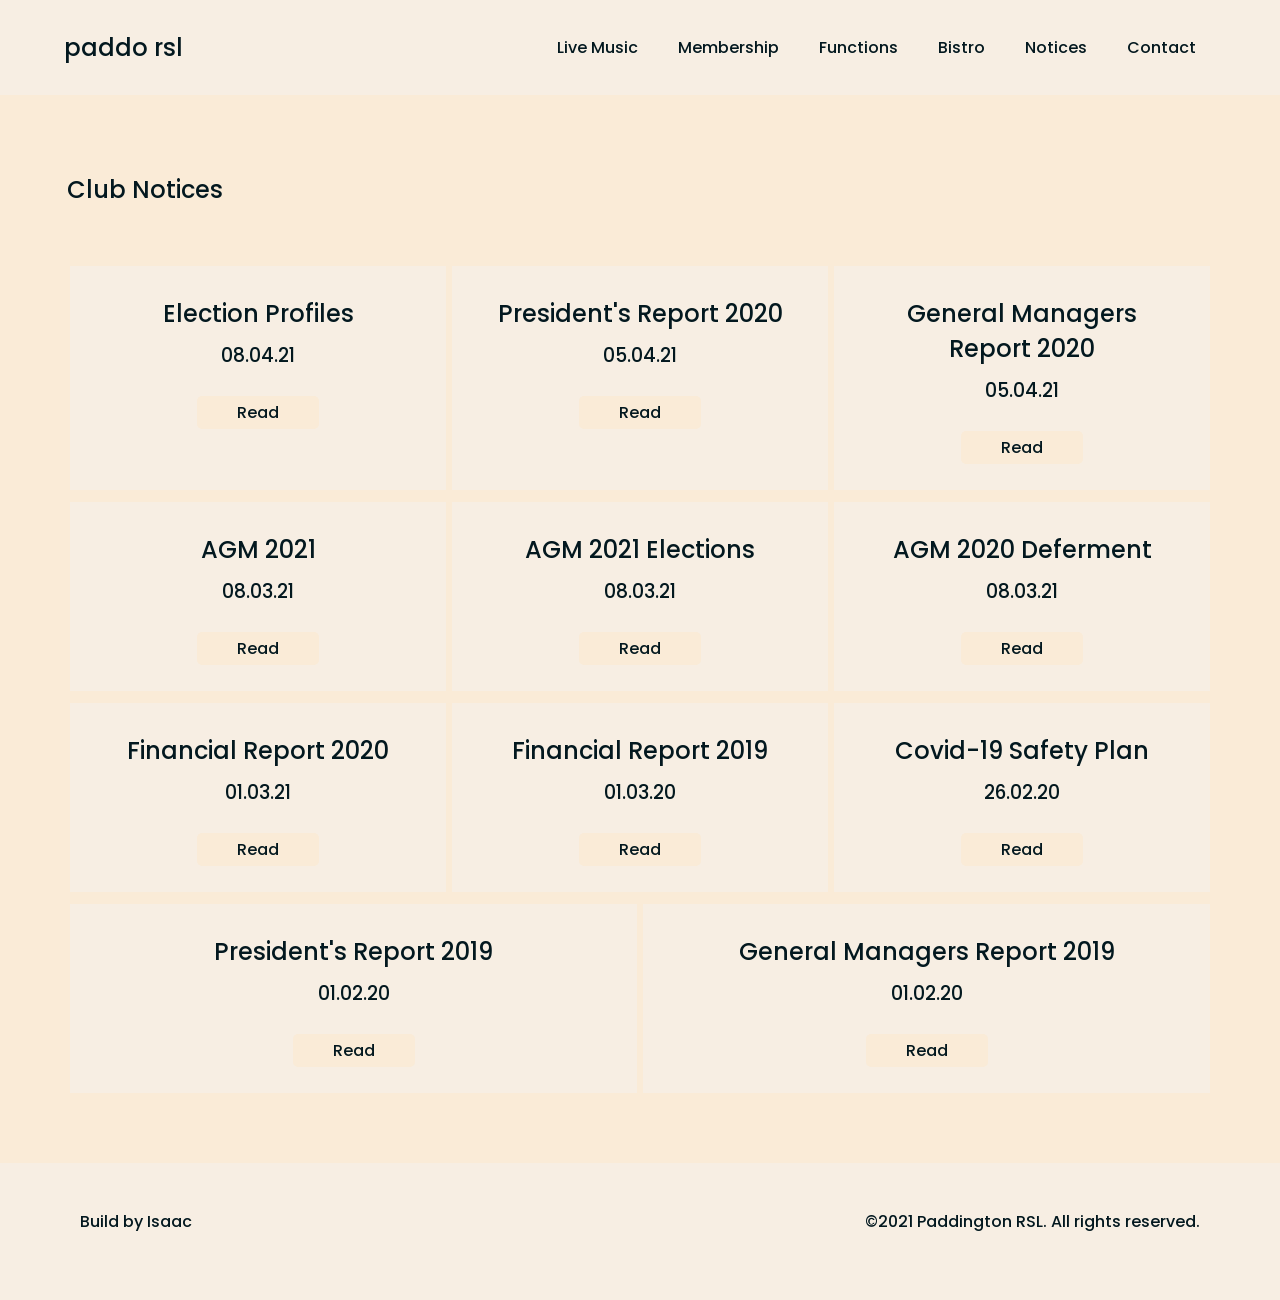
<file: notices.html>
<!DOCTYPE html>
    <head>
        <meta charset="utf-8">
        <meta http-equiv="X-UA-Compatible" content="IE=edge">
        <title>Paddo RSL - Notices</title>
        <meta name="description" content="">
        <meta name="viewport" content="width=device-width, initial-scale=1">
        <link rel="stylesheet" href="styles.css">
        <link href="https://fonts.googleapis.com/css2?family=Poppins:wght@500&display=swap" rel="stylesheet">
    </head>
    <body>
        <header class="sticky">
            <a class="logo" href="/">paddo rsl</a>
            <nav>
                <ul class="nav__links">
                    <li><a href="live_music.html">Live Music</a></li>
                    <li><a href="membership.html">Membership</a></li>
                    <li><a href="functions.html">Functions</a></li>
                    <li><a href="bistro.html">Bistro</a></li>
                    <li><a href="notices.html">Notices</a></li>
                    <li><a href="contact.html">Contact</a></li>
                </ul>
            </nav>
            <p class="menu cta">Menu</p>
        </header>

       

        <div class="overlay">
            <a class="close">&times;</a>
            <div class="overlay__content">
                <a href="live_music.html">Live Music</a>
                <a href="membership.html">Membership</a>
                <a href="functions.html">Functions</a>
                <a href="bistro.html">Bistro</a>
                <a href="notices.html">Notices</a>
                <a href="contact.html">Contact</a>
            </div>
        </div>

       <section class="page">

        <div class="holdingcontainer">
            <h1>Club Notices</h1>
        </div>

       

        <div class="holdingcontainer">
            <div class="internalcontainer-notices"><h2>Election Profiles</h2><h3>08.04.21</h3><a class ="tickets-button" href="Files/DIRECTOR ELECTION PROFILES 2.pdf" target="_blank">Read</a></div>
            
            <div class="internalcontainer-notices"><h2>President's Report 2020</h2><h3>05.04.21</h3><a class ="tickets-button" href="Files/President's Report 2020.pdf" target="_blank">Read</a></div>
            <div class="internalcontainer-notices"><h2>General Managers Report 2020</h2><h3>05.04.21</h3><a class ="tickets-button" href="Files/General Managers Report 2020.pdf" target="_blank">Read</a></div>
           
        </div>

        <div class="holdingcontainer">
            
            <div class="internalcontainer-notices"><h2>AGM 2021</h2><h3>08.03.21</h3><a class ="tickets-button" href="Files/AGM 2021 NOTICE of AGM FINAL.pdf" target="_blank">Read</a></div>
            <div class="internalcontainer-notices"><h2>AGM 2021 Elections</h2><h3>08.03.21</h3><a class ="tickets-button" href="Files/AGM 2021 Paddington RSL Election Notice for Nominations.pdf" target="_blank">Read</a></div>
            <div class="internalcontainer-notices"><h2>AGM 2020 Deferment</h2><h3>08.03.21</h3><a class ="tickets-button" href="Files/AGM 2020 DEFERRED NOTICE of AGM FINAL.pdf" target="_blank">Read</a></div>
       
        </div>

        <div class="holdingcontainer">
             <div class="internalcontainer-notices"><h2>Financial Report 2020</h2><h3>01.03.21</h3><a class ="tickets-button" href="Files/Financial Report 2020.pdf" target="_blank">Read</a></div>
           
             <div class="internalcontainer-notices"><h2>Financial Report 2019</h2><h3>01.03.20</h3><a class ="tickets-button" href="Files/Financial Report 2019.pdf" target="_blank">Read</a></div>
             <div class="internalcontainer-notices"><h2>Covid-19 Safety Plan</h2><h3>26.02.20</h3><a class ="tickets-button" href="Files/Covid - 19 Safety Plan 26th February..pdf" target="_blank">Read</a></div>
            
        </div>

        <div class="holdingcontainer">
            <div class="internalcontainer-notices"><h2>President's Report 2019</h2><h3>01.02.20</h3><a class ="tickets-button" href="Files/President Report 2019.pdf" target="_blank">Read</a></div>
            <div class="internalcontainer-notices"><h2>General Managers Report 2019</h2><h3>01.02.20</h3><a class ="tickets-button" href="Files/General Mgr  Report 2019.pdf" target="_blank">Read</a></div>
            
        </div>
            
        </section>
        
        
        <script type="text/javascript" src="mobile.js"></script>



       

       <footer>
        <div class="holdingcontainer">
            <div class="internalcontainerfooterL"><a href="https://isaac-scott.com" target="_blank">Build by Isaac</a></div>
            <div class="internalcontainerfooterR">&#169;2021 Paddington RSL. All rights reserved.</div>
        </div>
        
    </footer>
    </body>
</html>
</file>
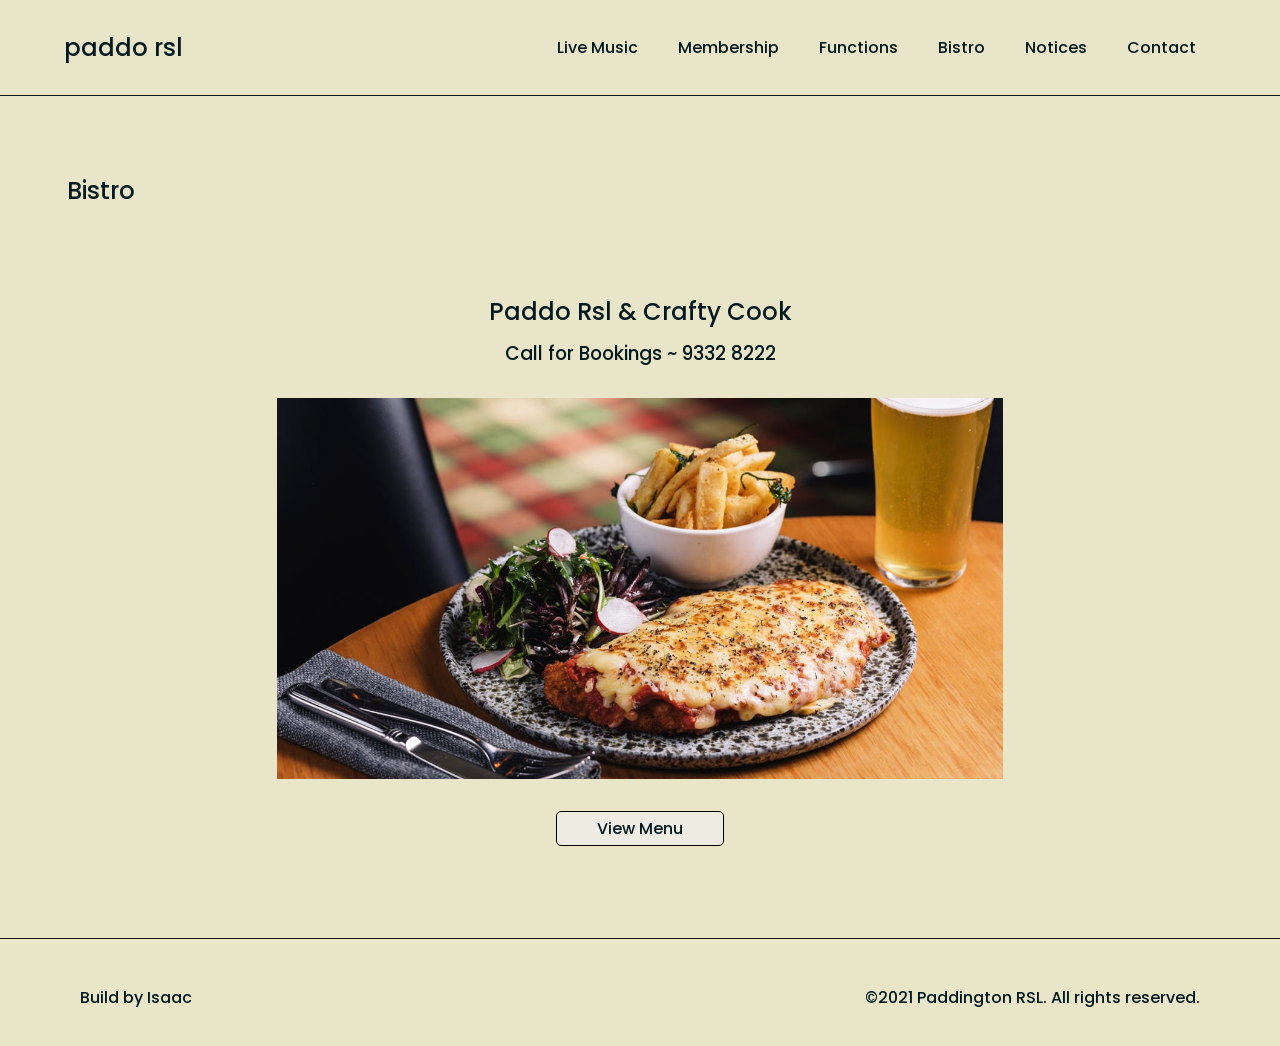
<file: RSL_DRAFT/bistro.html>
<!DOCTYPE html>
    <head>
        <meta charset="utf-8">
        <meta http-equiv="X-UA-Compatible" content="IE=edge">
        <title>Paddo RSL - Bistro</title>
        <meta name="description" content="">
        <meta name="viewport" content="width=device-width, initial-scale=1">
        <link rel="stylesheet" href="styles.css">
        <link href="https://fonts.googleapis.com/css2?family=Poppins:wght@500&display=swap" rel="stylesheet">
    </head>
    <body>
        <header class="sticky">
            <a class="logo" href="/">paddo rsl</a>
            <nav>
                <ul class="nav__links">
                    <li><a href="live_music.html">Live Music</a></li>
                    <li><a href="membership.html">Membership</a></li>
                    <li><a href="functions.html">Functions</a></li>
                    <li><a href="bistro.html">Bistro</a></li>
                    <li><a href="notices.html">Notices</a></li>
                    <li><a href="contact.html">Contact</a></li>
                </ul>
            </nav>
            <p class="menu cta">Menu</p>
        </header>

        <hr>

        <div class="overlay">
            <a class="close">&times;</a>
            <div class="overlay__content">
                <a href="live_music.html">Live Music</a>
                <a href="membership.html">Membership</a>
                <a href="functions.html">Functions</a>
                <a href="bistro.html">Bistro</a>
                <a href="notices.html">Notices</a>
                <a href="contact.html">Contact</a>
            </div>
        </div>

       <section class="page">

        <div class="holdingcontainer">
            <h1>Bistro</h1>
        </div>

        

        <div class="holdingcontainer-bistro">
            <div class="internalcontainerF2"><h2>Paddo Rsl & Crafty Cook</h2><h3><a href="tel:93328222">Call for Bookings ~ 9332 8222</a></h3><img class="dasimages" src="Images/PUB_FOOD.jpg" width="100%"><a class ="menu-button" href="PADDO_MENU.png" target="_blank">View Menu</a></div>
        </div>
            
        </section>
        
        
        <script type="text/javascript" src="mobile.js"></script>



       <hr>

       <footer>
        <div class="holdingcontainer">
            <div class="internalcontainerfooterL"><a href="https://isaac-scott.com" target="_blank">Build by Isaac</a></div>
            <div class="internalcontainerfooterR">&#169;2021 Paddington RSL. All rights reserved.</div>
        </div>
        
    </footer>
    </body>
</html>
</file>
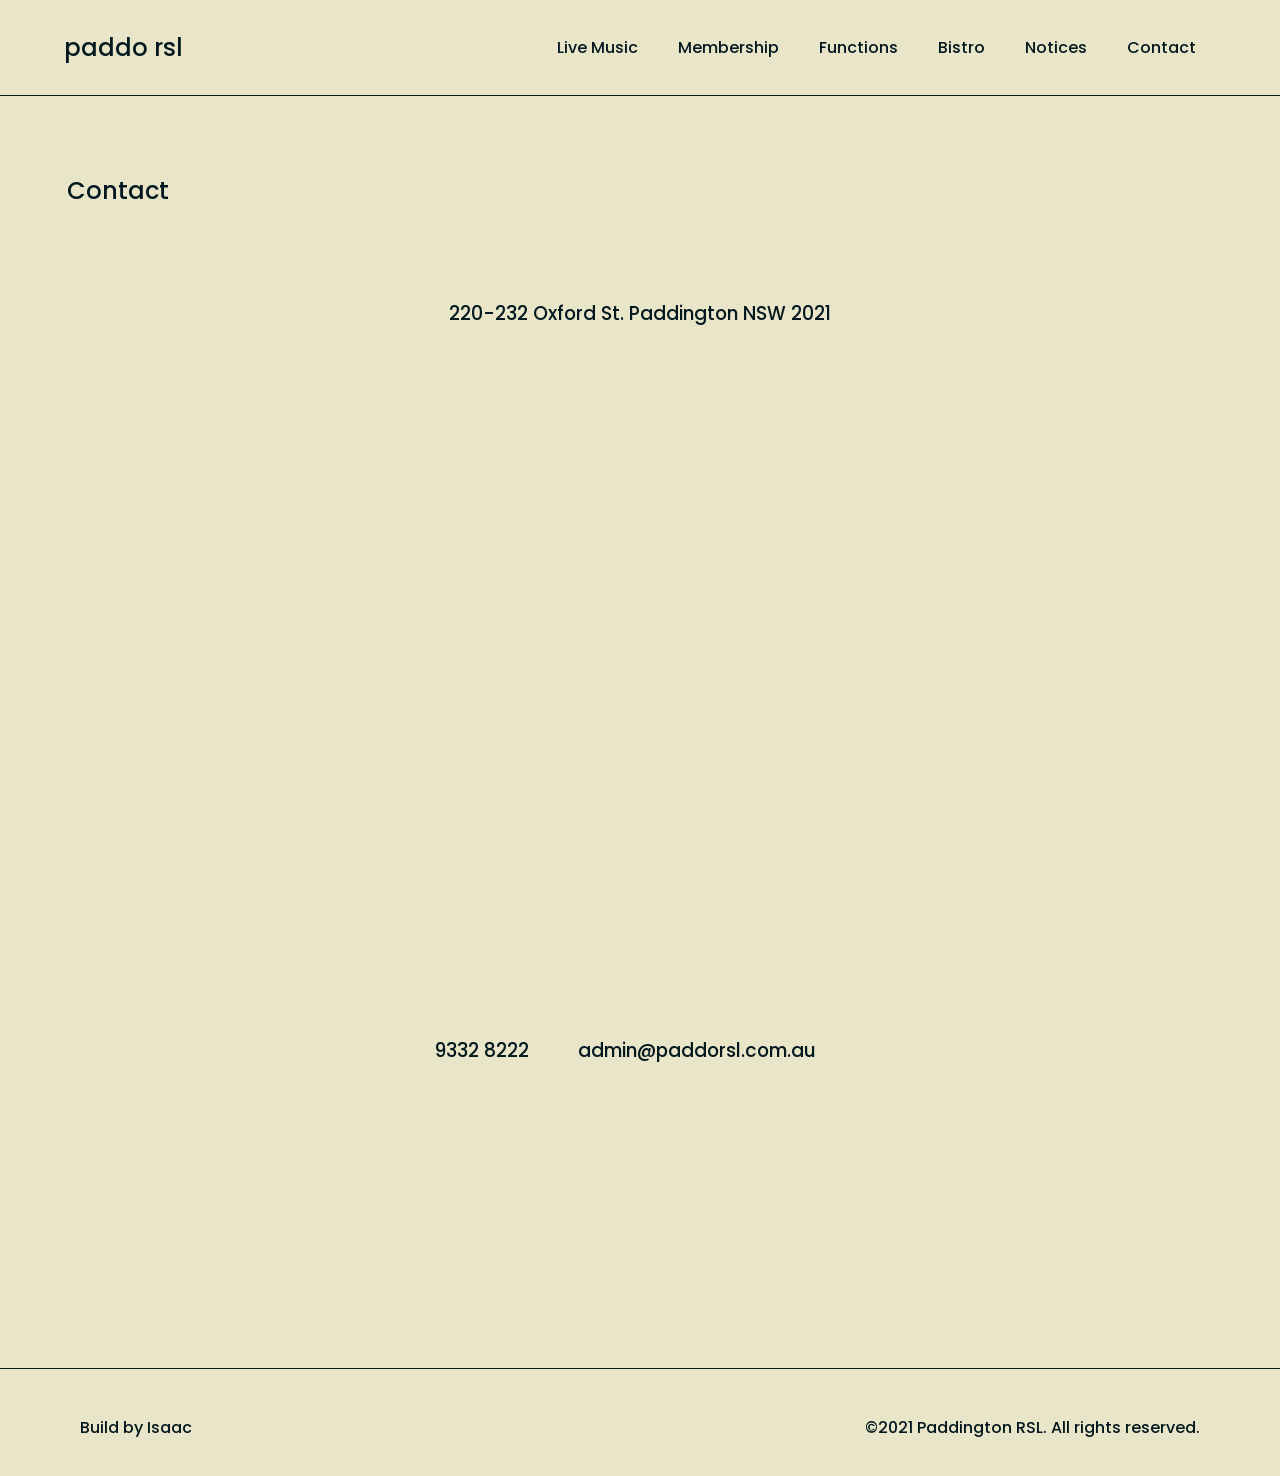
<file: RSL_DRAFT/contact.html>
<!DOCTYPE html>
    <head>
        <meta charset="utf-8">
        <meta http-equiv="X-UA-Compatible" content="IE=edge">
        <title>Paddo RSL - Contact</title>
        <meta name="description" content="">
        <meta name="viewport" content="width=device-width, initial-scale=1">
        <link rel="stylesheet" href="styles.css">
        <link href="https://fonts.googleapis.com/css2?family=Poppins:wght@500&display=swap" rel="stylesheet">
    </head>
    <body>
        <header class="sticky">
            <a class="logo" href="/">paddo rsl</a>
            <nav>
                <ul class="nav__links">
                    <li><a href="live_music.html">Live Music</a></li>
                    <li><a href="membership.html">Membership</a></li>
                    <li><a href="functions.html">Functions</a></li>
                    <li><a href="bistro.html">Bistro</a></li>
                    <li><a href="notices.html">Notices</a></li>
                    <li><a href="contact.html">Contact</a></li>
                </ul>
            </nav>
            <p class="menu cta">Menu</p>
        </header>

        <hr>

        <div class="overlay">
            <a class="close">&times;</a>
            <div class="overlay__content">
                <a href="live_music.html">Live Music</a>
                <a href="membership.html">Membership</a>
                <a href="functions.html">Functions</a>
                <a href="bistro.html">Bistro</a>
                <a href="notices.html">Notices</a>
                <a href="contact.html">Contact</a>
            </div>
        </div>

       <section class="page">

        <div class="holdingcontainer">

            <h1>Contact</h1>

        </div>

        <div class="holdingcontainer-contact">
            <div class="internalcontainer-contact">
                <h3>220-232 Oxford St. Paddington NSW 2021</h3>
                
                <iframe src="https://www.google.com/maps/embed?pb=!1m14!1m8!1m3!1d13248.756832791643!2d151.2256194!3d-33.8847806!3m2!1i1024!2i768!4f13.1!3m3!1m2!1s0x0%3A0x13a53aa1677012da!2sPaddo%20RSL%20(Paddington)!5e0!3m2!1sen!2sau!4v1602935240064!5m2!1sen!2sau"  frameborder="0" style="border:0;" allowfullscreen="" aria-hidden="false" tabindex="0"></iframe>
        
            </div>

        </div>

        <div class="holdingcontainer-contact">
            <div class="internalcontainer-contact">
            <li class="contact-list">
                <h3 class="contact-list"><a href="tel:93328222">9332 8222</a></h3>
                <h3 class="contact-list"><a href="mailto:admin@paddorsl.com.au">admin@paddorsl.com.au</a></h3>
            </li>
            </div>
        </div>

            
        </section>
        
        
        <script type="text/javascript" src="mobile.js"></script>

       <hr>

       <footer>
        <div class="holdingcontainer">
            <div class="internalcontainerfooterL"><a href="https://isaac-scott.com" target="_blank">Build by Isaac</a></div>
            <div class="internalcontainerfooterR">&#169;2021 Paddington RSL. All rights reserved.</div>
        </div>
        
    </footer>
    </body>
</html>
</file>
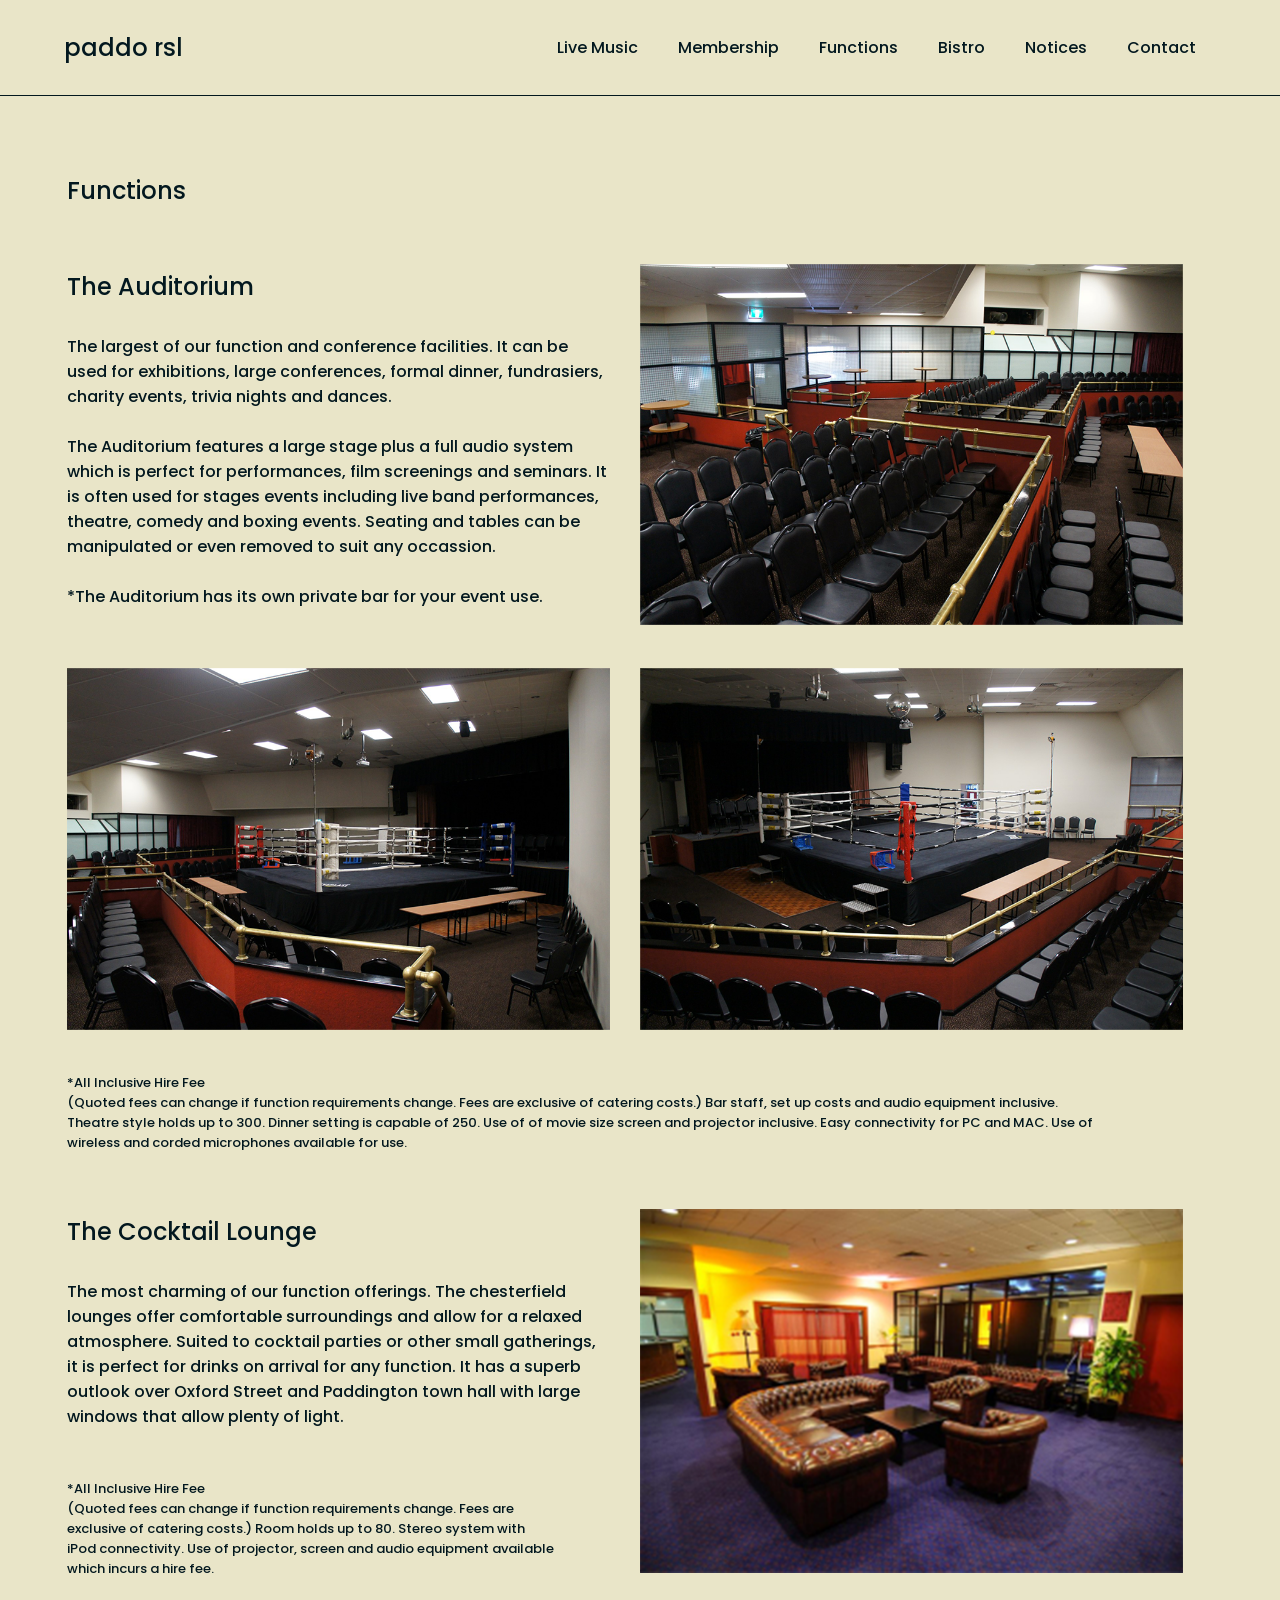
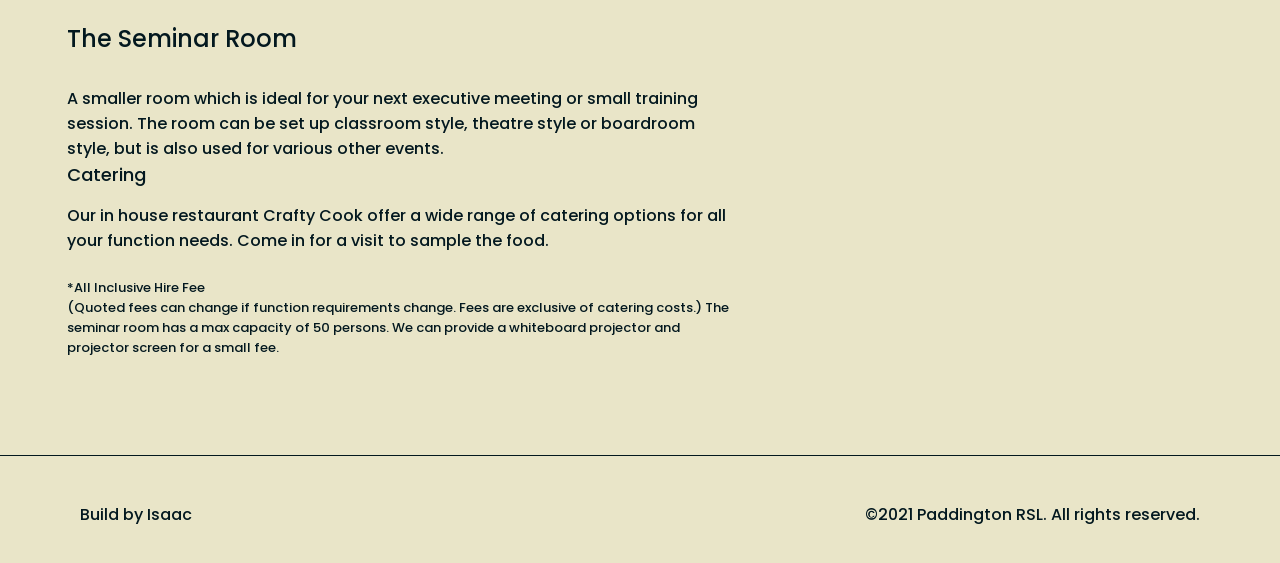
<file: RSL_DRAFT/functions.html>
<!DOCTYPE html>
    <head>
        <meta charset="utf-8">
        <meta http-equiv="X-UA-Compatible" content="IE=edge">
        <title>Paddo RSL - Functions</title>
        <meta name="description" content="">
        <meta name="viewport" content="width=device-width, initial-scale=1">
        <link rel="stylesheet" href="styles.css">
        <link href="https://fonts.googleapis.com/css2?family=Poppins:wght@500&display=swap" rel="stylesheet">
    </head>
    <body>
        <header class="sticky">
            <a class="logo" href="/">paddo rsl</a>
            <nav>
                <ul class="nav__links">
                    <li><a href="live_music.html">Live Music</a></li>
                    <li><a href="membership.html">Membership</a></li>
                    <li><a href="functions.html">Functions</a></li>
                    <li><a href="bistro.html">Bistro</a></li>
                    <li><a href="notices.html">Notices</a></li>
                    <li><a href="contact.html">Contact</a></li>
                </ul>
            </nav>
            <p class="menu cta">Menu</p>
        </header>

        <hr>

        <div class="overlay">
            <a class="close">&times;</a>
            <div class="overlay__content">
                <a href="live_music.html">Live Music</a>
                <a href="membership.html">Membership</a>
                <a href="functions.html">Functions</a>
                <a href="bistro.html">Bistro</a>
                <a href="notices.html">Notices</a>
                <a href="contact.html">Contact</a>
            </div>
        </div>

       <section class="page">

       <div class="holdingcontainer">
        <h1>Functions</h1>
       </div>

        <div class="holdingcontainer">
            <div class="internalcontainerF">
                <h2 class="contact-head">The Auditorium</h2>
                <p class="function-text">The largest of our function and conference facilities. It can be used for exhibitions, large conferences, formal dinner, fundrasiers, charity events, trivia nights and dances.</p>
                <br>
                <p class="function-text">The Auditorium features a large stage plus a full audio system which is perfect for performances, film screenings and seminars. It is often used for stages events including live band performances, theatre, comedy and boxing events. Seating and tables can be manipulated or even removed to suit any occassion.</p>
                <br>
                <p class="function-text">*The Auditorium has its own private bar for your event use.</p>
            </div>
        

            <div class="internalcontainerF">
                <img src="Images/AUDITORIUM_1.png" width="100%">
            </div>
        </div>


        <div class="holdingcontainer">
                <div class="internalcontainerF"><img src="Images/AUDITORIUM_2.png" width="100%"></div>
                <div class="internalcontainerF"><img src="Images/AUDITORIUM_3.png" width="100%"></div>
            </div>


            <div class="holdingcontainer">
                    <p class="function-subtext">*All Inclusive Hire Fee <br>
                        (Quoted fees can change if function requirements change. Fees are exclusive of catering costs.)
                        Bar staff, set up costs and audio equipment inclusive. Theatre style holds up to 300. Dinner 
                        setting is capable of 250. Use of of movie size screen and projector inclusive. Easy connectivity 
                        for PC and MAC. Use of wireless and corded microphones available for use.</p>
            </div>
            <br>
            <br>

            <div class="holdingcontainer">
                <div class="internalcontainerF">
                    <h2 class="contact-head">The Cocktail Lounge</h2>
                    <p class="function-text">The most charming of our function offerings. The 
                        chesterfield lounges offer comfortable surroundings 
                        and allow for a relaxed atmosphere. Suited to cocktail 
                        parties or other small gatherings, it is perfect for 
                        drinks on arrival for any function. It has a superb 
                        outlook over Oxford Street and Paddington town hall 
                        with large windows that allow plenty of light.</p>
                    <br>
                    <br>
                    <p class="function-subtext">*All Inclusive Hire Fee <br>
                        (Quoted fees can change if function requirements change. Fees are exclusive of catering costs.)
                        Room holds up to 80. Stereo system with iPod connectivity. Use of projector, screen and audio 
                        equipment available which incurs a hire fee.
                        </p>
                </div>
                <div class="internalcontainerF"><img src="Images/COCKTAIL_LOUNGE.png" width="100%"></div>
            </div>

            <div class="holdingcontainer">
                <div class="internalcontainerF">
                    <h2 class="contact-head">The Seminar Room</h2>
                    <p class="function-text-40">A smaller room which is ideal for your next executive meeting or small training session. The room 
                        can be set up classroom style, theatre style or boardroom style, but is also used for various
                        other events.</p>
                   
                    <h2 class="function-text2">Catering</h2>
                    <p class="function-text-40">Our in house restaurant Crafty Cook offer a wide range of catering options for all your function 
                        needs. Come in for a visit to sample the food.</p>
                        <br>
                    <p class="function-subtext-40">*All Inclusive Hire Fee <br>
                        (Quoted fees can change if function requirements change. Fees are exclusive of catering costs.)
                        The seminar room has a max capacity of 50 persons. We can provide a whiteboard projector 
                        and projector screen for a small fee.</p>
                </div>
            </div>


        <script type="text/javascript" src="mobile.js"></script>

       </section>

       <hr>

       <footer>
        <div class="holdingcontainer">
            <div class="internalcontainerfooterL"><a href="https://isaac-scott.com" target="_blank">Build by Isaac</a></div>
            <div class="internalcontainerfooterR">&#169;2021 Paddington RSL. All rights reserved.</div>
        </div>
        
    </footer>
    </body>
</html>
</file>
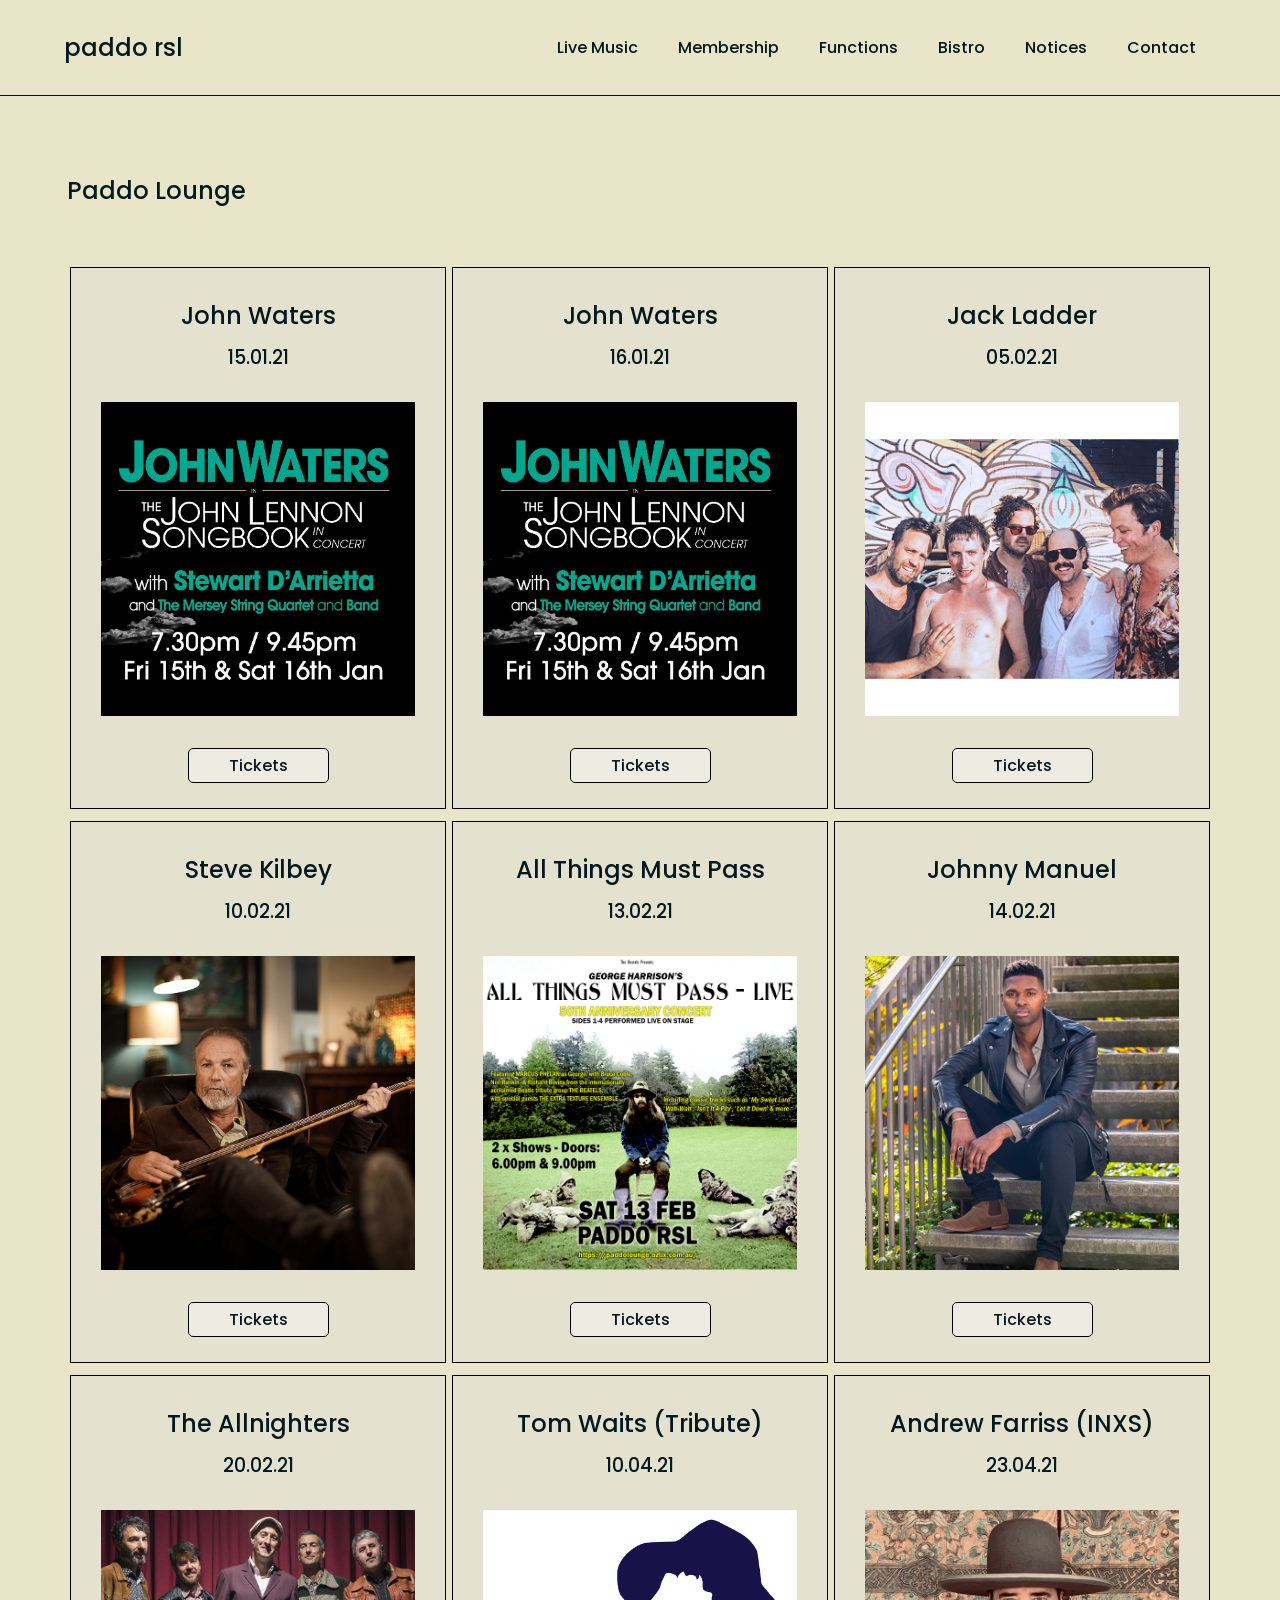
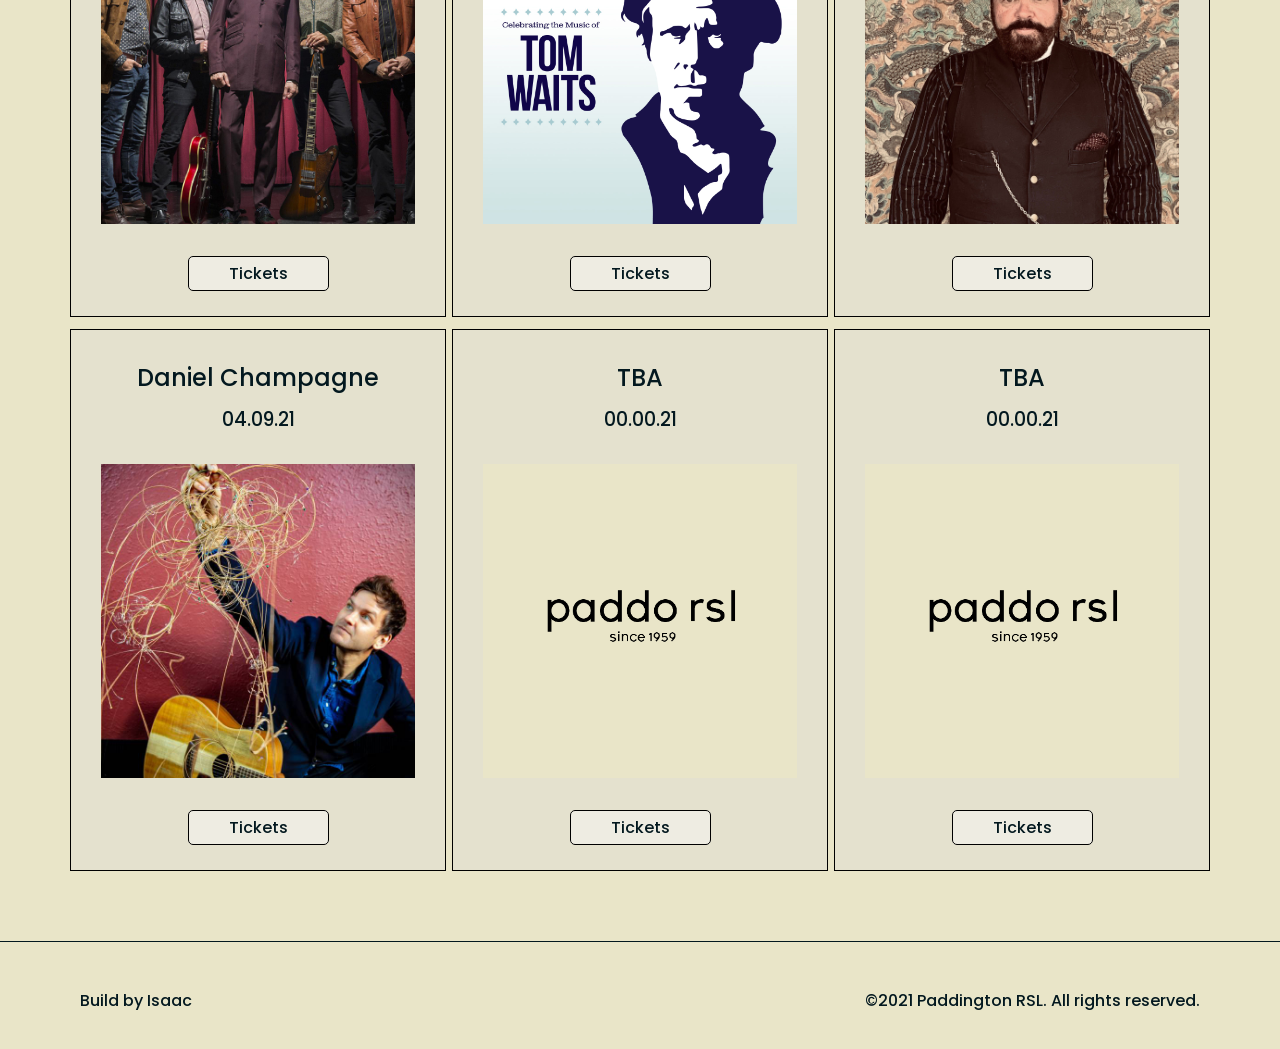
<file: RSL_DRAFT/live_music.html>
<!DOCTYPE html>
    <head>
        <meta charset="utf-8">
        <meta http-equiv="X-UA-Compatible" content="IE=edge">
        <title>Paddo RSL - Live Music</title>
        <meta name="description" content="">
        <meta name="viewport" content="width=device-width, initial-scale=1">
        <link rel="stylesheet" href="styles.css">
        <link href="https://fonts.googleapis.com/css2?family=Poppins:wght@500&display=swap" rel="stylesheet">
    </head>
    <body>
        <header class="sticky">
            <a class="logo" href="/">paddo rsl</a>
            <nav>
                <ul class="nav__links">
                    <li><a href="live_music.html">Live Music</a></li>
                    <li><a href="membership.html">Membership</a></li>
                    <li><a href="functions.html">Functions</a></li>
                    <li><a href="bistro.html">Bistro</a></li>
                    <li><a href="notices.html">Notices</a></li>
                    <li><a href="contact.html">Contact</a></li>
                </ul>
            </nav>
            <p class="menu cta">Menu</p>
        </header>

        <hr>

        <div class="overlay">
            <a class="close">&times;</a>
            <div class="overlay__content">
                <a href="live_music.html">Live Music</a>
                <a href="membership.html">Membership</a>
                <a href="functions.html">Functions</a>
                <a href="bistro.html">Bistro</a>
                <a href="notices.html">Notices</a>
                <a href="contact.html">Contact</a>
            </div>
        </div>

       <section class="page">

        <div class="holdingcontainer">
            <h1>Paddo Lounge</h1>

        </div>

        <div class="holdingcontainer">
            <div class="internalcontainerL"><h2>John Waters</h2><h3>15.01.21</h3><img class="dasimages" src="Images/John Lennon Paddo RSL.jpg" width="100%"><a class ="tickets-button" href="https://paddolounge.oztix.com.au/Default.aspx?Event=117614" target="_blank">Tickets</a></div>
            <div class="internalcontainerL"><h2>John Waters</h2><h3>16.01.21</h3><img class="dasimages" src="Images/John Lennon Paddo RSL.jpg" width="100%"><a class ="tickets-button" href="https://paddolounge.oztix.com.au/Default.aspx?Event=117615" target="_blank">Tickets</a></div>
            <div class="internalcontainerL"><h2>Jack Ladder</h2><h3>05.02.21</h3><img class="dasimages" src="Images/jackladder327.jpg" width="100%"><a class ="tickets-button" href="https://paddolounge.oztix.com.au/Default.aspx?Event=120303" target="_blank">Tickets</a></div>
        </div>

        <div class="holdingcontainer">
            <div class="internalcontainerL"><h2>Steve Kilbey</h2><h3>10.02.21</h3><img class="dasimages" src="Images/STEVE_KILBEY.jpg" width="100%"><a class ="tickets-button" href="https://paddolounge.oztix.com.au/Default.aspx?Event=119682" target="_blank">Tickets</a></div>
            <div class="internalcontainerL"><h2>All Things Must Pass</h2><h3>13.02.21</h3><img class="dasimages" src="Images/AllThings3-square1372x1372.jpg" width="100%"><a class ="tickets-button" href="https://paddolounge.oztix.com.au/outlet/event/81de7b92-8a1d-4bda-81ab-d63c27df9cf4?Event=120083" target="_blank">Tickets</a></div>
            <div class="internalcontainerL"><h2>Johnny Manuel</h2><h3>14.02.21</h3><img class="dasimages" src="Images/JOHNNY_MANUEL.jpg" width="100%"><a class ="tickets-button" href="https://paddolounge.oztix.com.au/Default.aspx?Event=120357" target="_blank">Tickets</a></div>
        </div>

        <div class="holdingcontainer">
            <div class="internalcontainerL"><h2>The Allnighters</h2><h3>20.02.21</h3><img class="dasimages" src="Images/the-allnighters-1508163824.31.2560x1440.jpg" width="100%"><a class ="tickets-button" href="https://paddolounge.oztix.com.au/Default.aspx?Event=120689" target="_blank">Tickets</a></div>
            <div class="internalcontainerL"><h2>Tom Waits (Tribute)</h2><h3>10.04.21</h3><img class="dasimages" src="Images/Tom-Waits-Tribute.jpg" width="100%"><a class ="tickets-button" href="https://paddolounge.oztix.com.au/Default.aspx?Event=118003" target="_blank">Tickets</a></div>
            <div class="internalcontainerL"><h2>Andrew Farriss (INXS)</h2><h3>23.04.21</h3><img class="dasimages" src="Images/ANDREW_FARRISS.jpeg" width="100%"><a class ="tickets-button" href="https://paddolounge.oztix.com.au/Default.aspx?Event=120184" target="_blank">Tickets</a></div>
        </div>

        <div class="holdingcontainer">
            <div class="internalcontainerL"><h2>Daniel Champagne</h2><h3>04.09.21</h3><img class="dasimages" src="Images/DANIEL_CHAMPAGNE.jpg" width="100%"><a class ="tickets-button" href="https://paddolounge.oztix.com.au/Default.aspx?Event=120851" target="_blank">Tickets</a></div>
            <div class="internalcontainerL"><h2>TBA</h2><h3>00.00.21</h3><img class="dasimages" src="Images/NEW_RSL_LOGO.png" width="100%"><a class ="tickets-button" href="https://paddolounge.oztix.com.au" target="_blank">Tickets</a></div>
            <div class="internalcontainerL"><h2>TBA</h2><h3>00.00.21</h3><img class="dasimages" src="Images/NEW_RSL_LOGO.png" width="100%"><a class ="tickets-button" href="https://paddolounge.oztix.com.au" target="_blank">Tickets</a></div>
        
        </div>

        

        <script type="text/javascript" src="mobile.js"></script>

       </section>

       <hr>

       <footer>
        <div class="holdingcontainer">
            <div class="internalcontainerfooterL"><a href="https://isaac-scott.com" target="_blank">Build by Isaac</a></div>
            <div class="internalcontainerfooterR">&#169;2021 Paddington RSL. All rights reserved.</div>
        </div>
        
    </footer>
    </body>
</html>
</file>
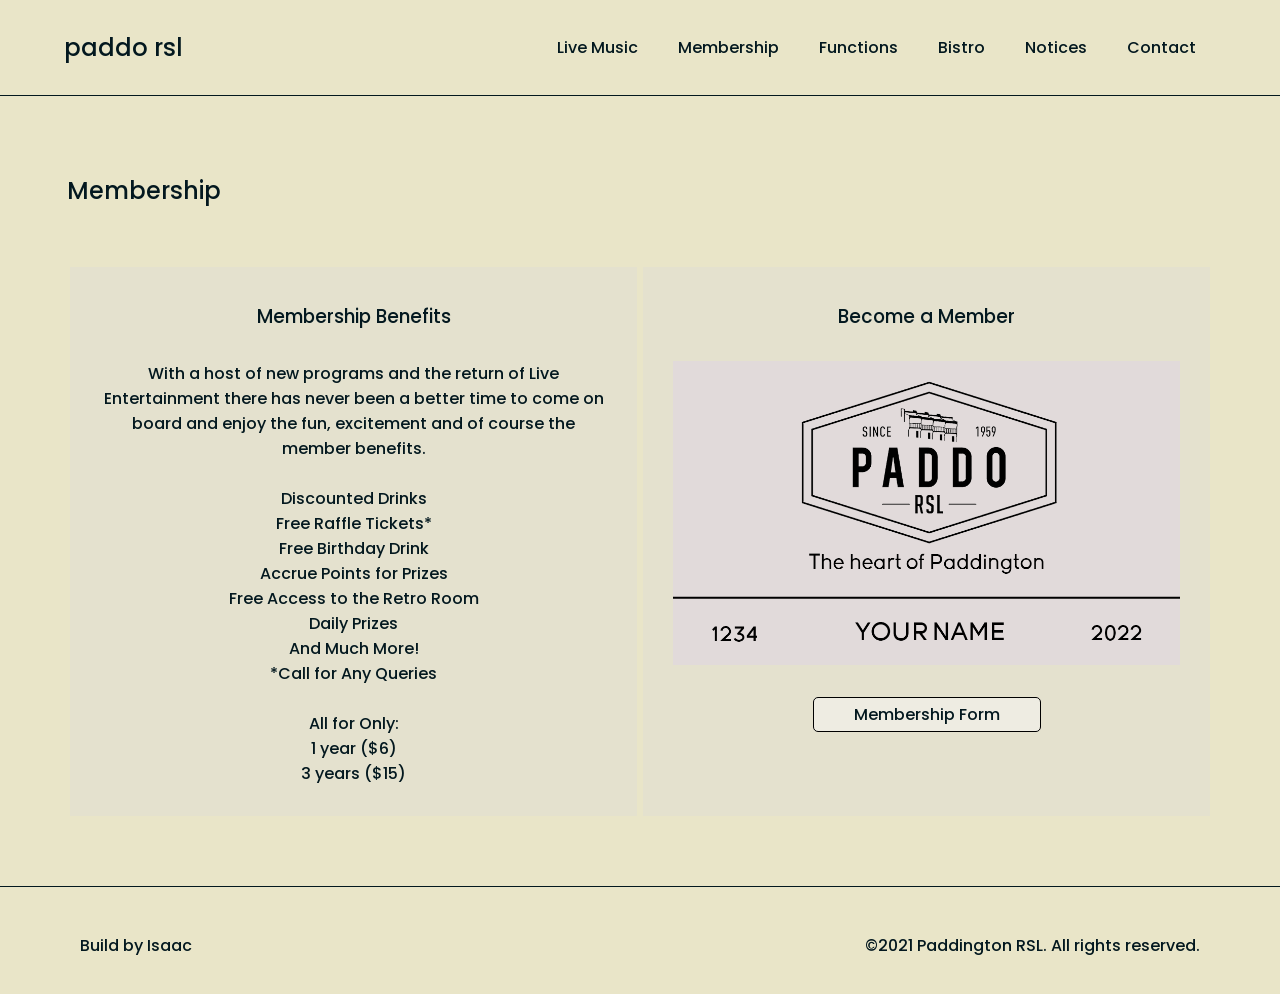
<file: RSL_DRAFT/membership.html>
<!DOCTYPE html>
    <head>
        <meta charset="utf-8">
        <meta http-equiv="X-UA-Compatible" content="IE=edge">
        <title>Paddo RSL - Membership</title>
        <meta name="description" content="">
        <meta name="viewport" content="width=device-width, initial-scale=1">
        <link rel="stylesheet" href="styles.css">
        <link href="https://fonts.googleapis.com/css2?family=Poppins:wght@500&display=swap" rel="stylesheet">
    </head>
    <body>
        <header class="sticky">
            <a class="logo" href="/">paddo rsl</a>
            <nav>
                <ul class="nav__links">
                    <li><a href="live_music.html">Live Music</a></li>
                    <li><a href="membership.html">Membership</a></li>
                    <li><a href="functions.html">Functions</a></li>
                    <li><a href="bistro.html">Bistro</a></li>
                    <li><a href="notices.html">Notices</a></li>
                    <li><a href="contact.html">Contact</a></li>
                </ul>
            </nav>
            <p class="menu cta">Menu</p>
        </header>

        <hr>

        <div class="overlay">
            <a class="close">&times;</a>
            <div class="overlay__content">
                <a href="live_music.html">Live Music</a>
                <a href="membership.html">Membership</a>
                <a href="functions.html">Functions</a>
                <a href="bistro.html">Bistro</a>
                <a href="notices.html">Notices</a>
                <a href="contact.html">Contact</a>
            </div>
        </div>

       <section class="page">

       <div class="holdingcontainer">
        <h1>Membership</h1>
       </div>

        <div class="holdingcontainer">
            <div class="internalcontainerM">
                <h3 class="side-header">Membership Benefits</h3>
                <p class="paragraph">With a host of new programs and the return of Live Entertainment there has never been a better time to come on board and enjoy the fun, excitement and of course the member benefits.</p>
                <br>
                <p class="paragraph">Discounted Drinks</p>
                <p class="paragraph">Free Raffle Tickets*</p>
                <p class="paragraph">Free Birthday Drink</p>
                <p class="paragraph">Accrue Points for Prizes</p>
                <p class="paragraph">Free Access to the Retro Room</p>
                <p class="paragraph">Daily Prizes</p>
                <p class="paragraph">And Much More!</p>
                <p class="paragraph">*Call for Any Queries</p>
                <br>
                
                <p class="paragraph">All for Only:</p>
                <p class="paragraph">1 year ($6)</p>
                <p class="paragraph">3 years ($15)</p>
            </div>

            <div class="internalcontainerM"><h3 class="side-header">Become a Member</h3><img class="membership_card" src="Images/PADDO_MEMBERSHIP_CARD.png" width="100%">
                <a class ="member-button" href="Files/PADDO_RSL_MEMBERSHIP_FORM.pdf" target="_blank">Membership Form</a></div>
        </div>

        


    

        

        

        <script type="text/javascript" src="mobile.js"></script>

       </section>

       <hr>

       <footer>
        <div class="holdingcontainer">
            <div class="internalcontainerfooterL"><a href="https://isaac-scott.com" target="_blank">Build by Isaac</a></div>
            <div class="internalcontainerfooterR">&#169;2021 Paddington RSL. All rights reserved.</div>
        </div>
        
    </footer>
    </body>
</html>
</file>
<file: styles.css>
* {
    
    font-family: 'Poppins', sans-serif;
    font-weight: 500;
    box-sizing: border-box;
    margin: 0;
    padding: 0;
  }

  body {
    color:  #03181f;
    background-color: #faebd7;
  
  }

  .banner-header {
    background-color: hsl(0, 0%, 0%);
    color: hsl(0, 0%, 100%) !important;
    width: 100%;
    height: 50px;
    text-align: center;
    padding-top: 10px;
  }

  .banner-header-sub {
    background-color: hsl(0, 0%, 0%);
    color: hsl(0, 0%, 100%) !important;
    width: 100%;
    height: 450px;
    text-align: center;
    padding-top: 50px;
  }
  
  header {
    display: flex;
    justify-content: flex-end;
    align-items: center;
    padding: 30px 5%;
  }

  .sticky {
    display: flex;
    position: -webkit-sticky;
    position: sticky;
    box-sizing: border-box;
    top: 0;
    background-color: #f7eee3;
  }

  .page {
      min-height: 600px;
      padding-bottom: 50px;
      padding: 5%;
  }

  .full-page{
    min-height: 500px;
    padding-bottom: 2px;
  }

  hr {
    display: block;
    height: 1px;
    border: 0;
    border-top: 1.5px solid  #03181f;
  }
  
  .logo {
    color:  #03181f;
    margin-right: auto;
    text-decoration: none;
    font-size: x-large;
  }

  .hero {
    height: 600px;
    text-decoration: none;
    padding: 5%;
    padding-top: 180px;
  }

  .hero-2 {
    height: 200px;
    text-decoration: none;
    padding: 10%;
    padding-top: 180px;
  }

  h1 {
    padding: 10px 0 50px 0 ;
  }

  h2 {
      padding-bottom: 5px;
  }

  .side-header {
      padding-bottom: 30px;
  }

  h3 {
      
      align-content: space-between;
      padding-top: 5px;
      padding-bottom: 30px;  
  }

  .board-member {
    padding: 5px;
  }

  .acknowledgement{
    justify-content: center;
    text-align: center;
    padding: 30px 250px 30px 250px;
  }


.contact-list {
  text-decoration: none;
  text-align: center;
  display: inline;
  padding: 5px;
  padding-right: 40px;
}

.function-text {
    text-align: left;
    padding-bottom: 0;
}

.function-text-40 {
  text-align: left;
  padding-bottom: 0;
  padding-right: 40%;
}

.function-text2 {
    text-align: left;
    font-size: large;
    padding-bottom: 15px;
}

.function-subtext {
    text-align: left;
    font-size: small;
    padding-bottom: 30px 5%;
    padding-right: 10%;
}

.function-subtext-40 {
    text-align: left;
    font-size: small;
    padding-bottom: 30px 5%;
    padding-right: 40%;

}

.dasimages {
    padding-bottom: 30px;
}

.membership_card{
  padding-bottom: 30px;
}

.header-text {
  text-align: center;
  justify-content: center;
}





.holdingcontainer{
    width: 100%;
    display: flex;
    padding: 3px;
    box-sizing: border-box;
    flex-direction: row;
    margin: 0 auto;
    text-align: center;
   
}

.holdingcontainer-home{
  width: 100%;
  display: flex;
  box-sizing: border-box;
  flex-direction: row;
  margin: 0 auto;
  text-align: center;

}

.holdingcontainer-bistro {
    width: 80%;
    height: 80%;
    display: flex;
    padding: 3px 5%;
    box-sizing: border-box;
    flex-direction: row;
    margin: 0 auto;
    text-align: center;
}

.holdingcontainer-contact {
    width: 100%;
    display: flex;  
    padding-bottom: 30px;
}

.holdingcontainer-contact-map {
  display: flex;
  box-sizing: border-box;
  flex-direction: column;
  margin: 0 auto;
  text-align: center;
  overflow: hidden;
  width: 100%;
  height: 600px;
}

.tickets-button {
    background-color:#faebd7;
    padding: 5px 40px 5px 40px;
    border-radius: 5px;
    text-decoration: none;
}

.tickets-button:hover {
  background-color: hsla(247, 14%, 76%, 0.87);
  color: #03181f;
}

.member-button {
  background-color:#faebd7;
  padding: 20px 60px 20px 60px;
  border-radius: 5px;
  text-decoration: none;
}

.member-button:hover {
  background-color: hsla(247, 14%, 76%, 0.87);
  color: #03181f;
}

.menu-button {
  background-color:#f7eee3;
  padding: 20px 60px 20px 60px;
  border-radius: 5px;
  text-decoration: none;
}

.menu-button:hover {
  background-color: hsla(247, 14%, 76%, 0.87);
  color: #03181f;
}


.internalcontainerL{
    flex: 1;
    background: #f7eee3;
    padding: 30px;
    margin: 3px;
    min-width: 300px;
    min-height: 300px;
    border: solid 0px black;
}

.internalcontainer-notices{
  flex: 1;
  background: #f7eee3;
  padding: 30px;
  margin: 3px;
  min-width: 300px;
  min-height: 150px;
  border: solid 0px black;
}


.internalcontainer-contact{
  flex: 1;
  margin: 3px;
}

a {
    text-decoration: none;
    color:  #03181f;
}

a:hover {
    color: #748c94; 
  }

.internalcontainerL img {
    justify-content: center;
}


.internalcontainerM{
    flex: 1;
    background: #f7eee3;
    padding: 30px;
    margin: 3px;
    min-width: 300px;
    min-height: 300px;
}

.internalcontainer-contact-details{
  flex: 1;
  background: #f7eee3;
  padding: 30px;
  min-width: 300px;
}

.internalcontainer-acknowledgment{
  flex: 1;
  background: #f7eee3;
  padding: 5px;
  margin: 3px;
  min-width: 300px;
  max-height: 300px;
}

.internalcontainer-contact-image{
  flex: 1;
  padding: 30px;
  margin-right: 3px;
  min-width: 100px;
  min-height: 100px;
  border: solid 1px black;
  max-width: 320px;
  justify-content: space-between;
  background-color:  #e4e1ce;;
}

.contact-image {
  max-width: 300px;
  max-height: 300px;
}

.internalcontainerhomeimage{
  flex: 1;
  padding: 5px;
  min-width: 300px;
  min-height: 300px;
  
}

.internalcontainerR{
    flex: 33%;
    padding: 10px;
    margin: 3px;
    border: solid 1px black;
}

footer {
  background-color: #f7eee3;
  max-height: 200px;
  padding: 30px 5%;
}

.copyright {
text-align: right;
}

.my_site_link {
text-align: left;
}

.internalcontainerfooterL{
  flex: 1;
  padding: 10px;
  margin: 3px;
  text-align: left;
}

.internalcontainerfooterR{
  flex: 1;
  padding: 10px;
  margin: 3px;
  text-align: right;
  padding-bottom: 30px;
}

.hero-sub-images {
  object-fit: contain;
  padding-top: 10px;

}

.internalcontainer-contact iframe{
    width: 100%;
    height: 100%;
}

.internalcontainerF{
  flex: 1;
  padding: 30px 5%x;
  min-width: 300px;
  min-height: 300px;
  padding-right: 30px;
  padding-bottom: 30px; 
  
}

.internalcontainerF2 {
    flex: 1;
    padding: 30px 5%;
    min-width: 300px;
    min-height: 300px;
    padding-bottom: 30px; 
}

.internalcontainer-contact-info {
  flex: 1;
  padding-bottom: 10px; 
  min-width: 300px;
}

.full-page-image {
  height: 100vh;
  background-image: url("/Images/PADDO_FACADE.png");
  background-position: center;
  background-repeat: no-repeat;
  background-size: cover;
}


.contact {
    text-align: left;
    padding: 5px;
    padding-bottom: 5px;
}

.contact-head {
    padding-bottom: 30px;
    text-align: left;
    padding-top: 5px;
}

.google-map{
  top: 0;
  left: 0;
  bottom: 0;
  right: 0;
  width: 100%;
  height: 100%;
}

/*
SOCIAL MEDIA
*/

.fa {
  padding: 20px;
  font-size: 30px;
  width: 50px;
  text-align: center;
  text-decoration: none;
}



@media screen and (max-width: 1000px){
    .holdingcontainer,
    .holdingcontainer-hero-banner,
    .holdingcontainer-home
    {
        flex-direction: column;
    }

    .holdingcontainer-contact {
      flex-direction: column;
      max-width: 400px;
    }

    .holdingcontainer-contact-map {
      padding: 20px 0 20px 0;
      height: auto;
    }

    .internalcontainer-contact-image{
      flex-direction: column;
      display: none;
    }


    .tickets-button {
        padding: 15px 100px 15px 100px;
    }

    .menu-button {
      padding: 15px 30px 15px 30px;
      padding-bottom: 10px;
    }

    .member-button {
      padding: 15px 30px 15px 30px;
      padding-bottom: 10px;
    }

   

    .function-text,
    .function-text-40,
    .function-subtext-40,
    .contact-head,
    .function-text2,
    .internalcontainerF,
    .function-subtext {
        padding-right: 0;
        text-align: center;
    }

    .holdingcontainer-bistro {
        width: 100%;
        height: 100%;
    }

    

    h1 {
      padding-bottom: 15px;
    }

    
    .internalcontainerfooterL,
    .internalcontainerfooterR {
      text-align: center;
    } 

    .acknowledgement{
      padding: 30px 50px 30px 50px;
    }

    .google-map {
      height: 400px;
    }

    .contact-list {
      display: block;
      padding-right: 0px;
    }

    .home-header {
      padding: 40px;
    }

    /*.page {
      padding: 0%;
    }*/
    .banner-header-sub {
      height: 550px;
    }

}   




@media screen and (max-width: 3000px){

    .holdingcontainer-home {
      max-width: 1200px;
    }

    .internalcontainer-hero {
      max-width: 1000px;
    }

    

    
      
    



}






  



/*DO NOT TOUCH*/

.nav__links a,
  .cta,
  .overlay__content a {
    color: #03181f;
    text-decoration: none;
  }
  
  .nav__links {
    list-style: none;
    display: flex;
  }
  
  .nav__links li {
    padding: 0px 20px;
  }
  
  .nav__links li a {
    transition: color 0.3s ease 0s;
  }
  
  .nav__links li a:hover {
    color: #748c94; 
  }
  
  .cta {
    padding: 9px 25px;
    border: none;
    border-radius: 50px;
    cursor: pointer;
    transition: background-color 0.3s ease 0s;
  }
  
  .cta:hover {
    background-color: hsla(247, 14%, 76%, 0.87);
  }


  /* Mobile Nav */
  
  .menu {
    display: none;
  }
  
  .overlay {
    height: 100%;
    width: 0;
    position: fixed;
    z-index: 1;
    left: 0;
    top: 0;
    background-color: #f7eee3;
    overflow-x: hidden;
    transition: width 0.5s ease 0s;
  }
  
  .overlay--active {
    width: 100%;
  }
  
  .overlay__content {
    display: flex;
    height: 100%;
    flex-direction: column;
    align-items: center;
    justify-content: center;
  }
  
  .overlay a {
    padding: 15px;
    font-size: 36px;
    display: block;
    transition: color 0.3s ease 0s;
  }
  
  .overlay a:hover,
  .overlay a:focus {
    color: #748c94;
  }
  .overlay .close {
    position: absolute;
    top: 20px;
    right: 45px;
    font-size: 60px;
    color: #292b2b;
  }
  
  @media screen and (max-height: 450px) {
    .overlay a {
      font-size: 20px;
    }
    .overlay .close {
      font-size: 40px;
      top: 15px;
      right: 35px;
    }
  }
  
  @media only screen and (max-width: 800px) {
    .nav__links,
    .cta {
      display: none;
    }
    .menu {
      display: initial;
    }
  }
</file>
<file: RSL_DRAFT/styles.css>
* {
    color:  #03181f;
    font-family: 'Poppins', sans-serif;
    font-weight: 500;
    box-sizing: border-box;
    margin: 0;
    padding: 0;
  }

  body {
    background-color: #e9e5c8;
  
  }
  
  header {
    display: flex;
    justify-content: flex-end;
    align-items: center;
    padding: 30px 5%;
  }

  .sticky {
    display: flex;
    position: -webkit-sticky;
    position: sticky;
    box-sizing: border-box;
    top: 0;
    background-color: #e9e5c8;
  }

  .page {
      min-height: 600px;
      padding-bottom: 50px;
      padding: 5%;
  }

  .full-page{
    min-height: 500px;
    padding-bottom: 2px;
  }

  hr {
    display: block;
    height: 1px;
    border: 0;
    border-top: 1.5px solid  #03181f;
  }
  
  .logo {
    margin-right: auto;
    text-decoration: none;
    font-size: x-large;
  }

  .hero {
    height: 600px;
    text-decoration: none;
    padding: 5%;
    padding-top: 180px;
  }

  .hero-2 {
    height: 200px;
    text-decoration: none;
    padding: 10%;
    padding-top: 180px;
  }

  h1 {
    padding: 10px 0 50px 0 ;
  }

  h2 {
      padding-bottom: 5px;
  }

  .side-header {
      padding-bottom: 30px;
  }

  h3 {
      text-align: center;
      padding-top: 5px;
      padding-bottom: 30px;
     
  }


.contact-list {
  display: inline-block;
  text-decoration: none;
  text-align: left;
  padding-right: 30px;
  padding-left: 15px;
}

.function-text {
    text-align: left;
    padding-bottom: 0;
}

.function-text-40 {
  text-align: left;
  padding-bottom: 0;
  padding-right: 40%;
}

.function-text2 {
    text-align: left;
    font-size: large;
    padding-bottom: 15px;
}

.function-subtext {
    text-align: left;
    font-size: small;
    padding-bottom: 30px 5%;
    padding-right: 10%;
}

.function-subtext-40 {
    text-align: left;
    font-size: small;
    padding-bottom: 30px 5%;
    padding-right: 40%;

}

.dasimages {
    padding-bottom: 30px;
}

.membership_card{
  padding-bottom: 30px;
}

.header-text {
  text-align: center;
  justify-content: center;
}





.holdingcontainer{
    width: 100%;
    display: flex;
    padding: 3px;
    box-sizing: border-box;
    flex-direction: row;
    margin: 0 auto;
    text-align: center;
}

.holdingcontainer-hero-banner {
    width: 100%;
    display: flex;
    box-sizing: border-box;
    flex-direction: row;
    text-align: center;
    padding: 5%;
}

.holdingcontainer-home{
  width: 100%;
  display: flex;
  box-sizing: border-box;
  flex-direction: row;
  margin: 0 auto;
  text-align: center;
}

.text-block {
  position: absolute;
  bottom: 20px;
  right: 20px;
  background-color: black;
  color: white;
  padding-left: 20px;
  padding-right: 20px;
}

.holdingcontainer-bistro {
    width: 80%;
    height: 80%;
    display: flex;
    padding: 3px 5%;
    box-sizing: border-box;
    flex-direction: row;
    margin: 0 auto;
    text-align: center;
}

.holdingcontainer-contact {
    width: 100%;
    display: flex;
    box-sizing: border-box;
    flex-direction: column;
    margin: 0 auto;
    text-align: center;
}

.tickets-button {
    background-color:#eeece2;
    border: solid 1px black;
    padding: 5px 40px 5px 40px;
    border-radius: 5px;
    text-decoration: none;
}

.member-button {
  background-color:#eeece2;
  border: solid 1px black;
  padding: 5px 40px 5px 40px;
  border-radius: 5px;
  text-decoration: none;
}

.menu-button {
  background-color:#eeece2;
  border: solid 1px black;
  padding: 5px 40px 5px 40px;
  border-radius: 5px;
  text-decoration: none;
}


.internalcontainerL{
    flex: 1;
    background: #e4e1ce;
    padding: 30px;
    margin: 3px;
    min-width: 300px;
    min-height: 300px;
    border: solid 1px black;
}

.internalcontainer-notices{
  flex: 1;
  background: #e4e1ce;
  padding: 30px;
  margin: 3px;
  min-width: 300px;
  min-height: 150px;
  border: solid 1px black;
}

.internalcontainer-hero {
  flex: 1;
    background: #e4e1ce;
    padding: 10px;
    margin: 3px;
    min-width: 400px;
    min-height: 400px;
    border: solid 1px black;
}

.internalcontainer-contact{
  flex: 1;
  margin: 3px;
  min-width: 300px;
  min-height: 300px;
  padding: 30px;
}

a {
    text-decoration: none;
}

a:hover {
    color: #748c94; 
  }

.internalcontainerL img {
    justify-content: center;
}


.internalcontainerM{
    flex: 1;
    background: #e4e1ce;
    padding: 30px;
    margin: 3px;
    min-width: 300px;
    min-height: 300px;
}

.internalcontainerhomeimage{
  flex: 1;
  padding: 5px;
  min-width: 300px;
  min-height: 300px;
}

.internalcontainerR{
    flex: 33%;
    padding: 10px;
    margin: 3px;
    border: solid 1px black;
}

.internalcontainerfooterL{
  flex: 1;
  padding: 10px;
  margin: 3px;
  text-align: left;
}

.internalcontainerfooterR{
  flex: 1;
  padding: 10px;
  margin: 3px;
  text-align: right;
  padding-bottom: 30px;
}

.hero-sub-images {
  object-fit: contain;
  padding-top: 10px;
}

.internalcontainer-contact iframe{
    width: 100%;
    height: 100%;
}

.internalcontainerF{
  flex: 1;
  padding: 30px 5%x;
  min-width: 300px;
  min-height: 300px;
  padding-right: 30px;
  padding-bottom: 30px; 
}

.internalcontainerF2 {
    flex: 1;
    padding: 30px 5%;
    min-width: 300px;
    min-height: 300px;
    padding-bottom: 30px; 
}

.internalcontainer-contact-info {
  flex: 1;
  padding-bottom: 10px; 
  min-width: 300px;
}

.full-page-image {
  height: 100vh;
  background-image: url("/Images/PADDO_FACADE.png");
  background-position: center;
  background-repeat: no-repeat;
  background-size: cover;
}


.contact {
    text-align: left;
    padding: 5px;
    padding-bottom: 5px;
}

.contact-head {
    padding-bottom: 30px;
    text-align: left;
    padding-top: 5px;
}



@media screen and (max-width: 1000px){
    .holdingcontainer,
    .holdingcontainer-hero-banner,
    .holdingcontainer-home
    {
        flex-direction: column;
    }


    .tickets-button {
        padding: 15px 100px 15px 100px;
    }

    .menu-button {
      padding: 15px 30px 15px 30px;
      padding-bottom: 10px;
    }

    iframe {
        min-width: 250px;
        min-height: 150px;
        max-width: 800px;
        max-height: 800px;
    }

    .function-text,
    .function-text-40,
    .function-subtext-40,
    .contact-head,
    .function-text2,
    .internalcontainerF,
    .function-subtext {
        padding-right: 0;
        text-align: center;
    }

    .holdingcontainer-bistro {
        width: 100%;
        height: 100%;
    }

    .holdingcontainer-contact {
      flex-direction: column-reverse;
    }

    h1 {
      padding-bottom: 15px;
    }

    .contact-list {
      text-align: center;
      padding-right: 10px;
    } 
    .internalcontainerfooterL,
    .internalcontainerfooterR {
      text-align: center;
    } 

}




@media screen and (max-width: 3000px){
    iframe {
        min-height: 600px;
     
    }

    .holdingcontainer-home {
      max-width: 1200px;
    }

    .internalcontainer-hero {
      max-width: 1000px;
    }

    

    
      
    



}



footer {
    max-height: 100px;
    padding: 30px 5%;
  
    }

.copyright {
  text-align: right;
}

.my_site_link {
  text-align: left;
}


  



/*DO NOT TOUCH*/

.nav__links a,
  .cta,
  .overlay__content a {
    color: #03181f;
    text-decoration: none;
  }
  
  .nav__links {
    list-style: none;
    display: flex;
  }
  
  .nav__links li {
    padding: 0px 20px;
  }
  
  .nav__links li a {
    transition: color 0.3s ease 0s;
  }
  
  .nav__links li a:hover {
    color: #748c94; 
  }
  
  .cta {
    padding: 9px 25px;
    border: none;
    border-radius: 50px;
    cursor: pointer;
    transition: background-color 0.3s ease 0s;
  }
  
  .cta:hover {
    background-color: rgba(187, 185, 202, 0.87);
  }


  /* Mobile Nav */
  
  .menu {
    display: none;
  }
  
  .overlay {
    height: 100%;
    width: 0;
    position: fixed;
    z-index: 1;
    left: 0;
    top: 0;
    background-color: #e9e5c8;
    overflow-x: hidden;
    transition: width 0.5s ease 0s;
  }
  
  .overlay--active {
    width: 100%;
  }
  
  .overlay__content {
    display: flex;
    height: 100%;
    flex-direction: column;
    align-items: center;
    justify-content: center;
  }
  
  .overlay a {
    padding: 15px;
    font-size: 36px;
    display: block;
    transition: color 0.3s ease 0s;
  }
  
  .overlay a:hover,
  .overlay a:focus {
    color: #748c94;
  }
  .overlay .close {
    position: absolute;
    top: 20px;
    right: 45px;
    font-size: 60px;
    color: #edf0f1;
  }
  
  @media screen and (max-height: 450px) {
    .overlay a {
      font-size: 20px;
    }
    .overlay .close {
      font-size: 40px;
      top: 15px;
      right: 35px;
    }
  }
  
  @media only screen and (max-width: 800px) {
    .nav__links,
    .cta {
      display: none;
    }
    .menu {
      display: initial;
    }
  }
</file>
<file: RSL_DRAFT/RSL_DRAFT/styles.css>
* {
    color:  #03181f;
    font-family: 'Poppins', sans-serif;
    font-weight: 500;
    box-sizing: border-box;
    margin: 0;
    padding: 0;
  }

  body {
    background-color: #e9e5c8;
  
  }
  
  header {
    display: flex;
    justify-content: flex-end;
    align-items: center;
    padding: 30px 5%;
  }

  .sticky {
    display: flex;
    position: -webkit-sticky;
    position: sticky;
    box-sizing: border-box;
    top: 0;
    background-color: #e9e5c8;
  }

  .page {
      min-height: 600px;
      padding-bottom: 50px;
      padding: 5%;
  }

  .full-page{
    min-height: 600px;
    padding-bottom: 50px;
  }

  hr {
    display: block;
    height: 1px;
    border: 0;
    border-top: 1.5px solid  #03181f;
  }
  
  .logo {
    margin-right: auto;
    text-decoration: none;
    font-size: x-large;
  }

  .hero {
    height: 600px;
    text-decoration: none;
    padding: 5%;
    padding-top: 180px;
  }

  .hero-2 {
    height: 200px;
    text-decoration: none;
    padding: 10%;
    padding-top: 180px;
  }

  h1 {
    padding: 50px 0 50px 0 ;
  }

  h2 {
      padding-bottom: 5px;
  }

  .side-header {
      padding-bottom: 30px;
  }

  h3 {
      text-align: center;
      padding-top: 5px;
      padding-bottom: 30px;
     
  }


.contact-list {
  display: inline-block;
  text-decoration: none;
  text-align: left;
  padding-right: 30px;
  padding-left: 15px;
}

.function-text {
    text-align: left;
    padding-bottom: 0;
}

.function-text-40 {
  text-align: left;
  padding-bottom: 0;
  padding-right: 40%;
}

.function-text2 {
    text-align: left;
    font-size: large;
    padding-bottom: 15px;
}

.function-subtext {
    text-align: left;
    font-size: small;
    padding-bottom: 30px 5%;
    padding-right: 10%;
}

.function-subtext-40 {
    text-align: left;
    font-size: small;
    padding-bottom: 30px 5%;
    padding-right: 40%;

}

.dasimages {
    padding-bottom: 30px;
}

.membership_card{
  padding-bottom: 30px;
}

.header-text {
  text-align: center;
  justify-content: center;
}





.holdingcontainer{
    width: 100%;
    display: flex;
    padding: 3px;
    box-sizing: border-box;
    flex-direction: row;
    margin: 0 auto;
    text-align: center;
}

.holdingcontainer-hero-banner {
    width: 100%;
    display: flex;
    box-sizing: border-box;
    flex-direction: row;
    text-align: center;
    padding: 5%;
}

.holdingcontainer-home{
  width: 100%;
  display: flex;
  box-sizing: border-box;
  flex-direction: row;
  margin: 0 auto;
  text-align: center;
}

.holdingcontainer-bistro {
    width: 80%;
    height: 80%;
    display: flex;
    padding: 3px 5%;
    box-sizing: border-box;
    flex-direction: row;
    margin: 0 auto;
    text-align: center;
}

.holdingcontainer-contact {
    width: 100%;
    display: flex;
    box-sizing: border-box;
    flex-direction: column;
    margin: 0 auto;
    text-align: center;
}

.tickets-button {
    background-color:#eeece2;
    border: solid 1px black;
    padding: 5px 40px 5px 40px;
    border-radius: 5px;
    text-decoration: none;
}

.menu-button {
  background-color:#eeece2;
  border: solid 1px black;
  padding: 5px 40px 5px 40px;
  border-radius: 5px;
  text-decoration: none;
}


.internalcontainerL{
    flex: 1;
    background: #e4e1ce;
    padding: 30px;
    margin: 3px;
    min-width: 300px;
    min-height: 300px;
    border: solid 1px black;
}

.internalcontainer-notices{
  flex: 1;
  background: #e4e1ce;
  padding: 30px;
  margin: 3px;
  min-width: 300px;
  min-height: 150px;
  border: solid 1px black;
}

.internalcontainer-hero {
  flex: 1;
    background: #e4e1ce;
    padding: 10px;
    margin: 3px;
    min-width: 400px;
    min-height: 400px;
    border: solid 1px black;
}

.internalcontainer-contact{
  flex: 1;
  margin: 3px;
  min-width: 300px;
  min-height: 300px;
  padding: 30px;
}

a {
    text-decoration: none;
}

a:hover {
    color: #748c94; 
  }

.internalcontainerL img {
    justify-content: center;
}


.internalcontainerM{
    flex: 1;
    background: #e4e1ce;
    padding: 30px;
    margin: 3px;
    min-width: 300px;
    min-height: 300px;
}

.internalcontainerhomeimage{
  flex: 1;
  padding: 5px;
  min-width: 300px;
  min-height: 300px;
}

.internalcontainerR{
    flex: 33%;
    padding: 10px;
    margin: 3px;
    border: solid 1px black;
}

.internalcontainerfooterL{
  flex: 1;
  padding: 10px;
  margin: 3px;
  text-align: left;
}

.internalcontainerfooterR{
  flex: 1;
  padding: 10px;
  margin: 3px;
  text-align: right;
  padding-bottom: 30px;
}

.hero-sub-images {
  object-fit: contain;
  padding-top: 10px;
}

.internalcontainer-contact iframe{
    width: 100%;
    height: 100%;
}

.internalcontainerF{
  flex: 1;
  padding: 30px 5%x;
  min-width: 300px;
  min-height: 300px;
  padding-right: 30px;
  padding-bottom: 30px; 
}

.internalcontainerF2 {
    flex: 1;
    padding: 30px 5%;
    min-width: 300px;
    min-height: 300px;
    padding-bottom: 30px; 
}

.internalcontainer-contact-info {
  flex: 1;
  padding-bottom: 10px; 
  min-width: 300px;
}



.contact {
    text-align: left;
    padding: 5px;
    padding-bottom: 5px;
}

.contact-head {
    padding-bottom: 30px;
    text-align: left;
    padding-top: 5px;
}



@media screen and (max-width: 1000px){
    .holdingcontainer,
    .holdingcontainer-hero-banner,
    .holdingcontainer-home
    {
        flex-direction: column;
    }


    .tickets-button {
        padding: 15px 100px 15px 100px;
    }

    .menu-button {
      padding: 15px 30px 15px 30px;
      padding-bottom: 10px;
    }

    iframe {
        min-width: 250px;
        min-height: 150px;
        max-width: 800px;
        max-height: 800px;
    }

    .function-text,
    .function-text-40,
    .function-subtext-40,
    .contact-head,
    .function-text2,
    .internalcontainerF,
    .function-subtext {
        padding-right: 0;
        text-align: center;
    }

    .holdingcontainer-bistro {
        width: 100%;
        height: 100%;
    }

    .holdingcontainer-contact {
      flex-direction: column-reverse;
    }

    h1 {
      padding-bottom: 15px;
    }

    .contact-list {
      text-align: center;
      padding-right: 10px;
    } 
    .internalcontainerfooterL,
    .internalcontainerfooterR {
      text-align: center;
    } 

}




@media screen and (max-width: 3000px){
    iframe {
        min-height: 600px;
    }

    .holdingcontainer-home {
      max-width: 1200px;
    }

    .internalcontainer-hero {
      max-width: 1000px;
    }

    

    
      
    



}



footer {
    max-height: 100px;
    padding: 30px 5%;
  
    }

.copyright {
  text-align: right;
}

.my_site_link {
  text-align: left;
}


  



/*DO NOT TOUCH*/

.nav__links a,
  .cta,
  .overlay__content a {
    color: #03181f;
    text-decoration: none;
  }
  
  .nav__links {
    list-style: none;
    display: flex;
  }
  
  .nav__links li {
    padding: 0px 20px;
  }
  
  .nav__links li a {
    transition: color 0.3s ease 0s;
  }
  
  .nav__links li a:hover {
    color: #748c94; 
  }
  
  .cta {
    padding: 9px 25px;
    border: none;
    border-radius: 50px;
    cursor: pointer;
    transition: background-color 0.3s ease 0s;
  }
  
  .cta:hover {
    background-color: rgba(187, 185, 202, 0.87);
  }


  /* Mobile Nav */
  
  .menu {
    display: none;
  }
  
  .overlay {
    height: 100%;
    width: 0;
    position: fixed;
    z-index: 1;
    left: 0;
    top: 0;
    background-color: #e9e5c8;
    overflow-x: hidden;
    transition: width 0.5s ease 0s;
  }
  
  .overlay--active {
    width: 100%;
  }
  
  .overlay__content {
    display: flex;
    height: 100%;
    flex-direction: column;
    align-items: center;
    justify-content: center;
  }
  
  .overlay a {
    padding: 15px;
    font-size: 36px;
    display: block;
    transition: color 0.3s ease 0s;
  }
  
  .overlay a:hover,
  .overlay a:focus {
    color: #748c94;
  }
  .overlay .close {
    position: absolute;
    top: 20px;
    right: 45px;
    font-size: 60px;
    color: #edf0f1;
  }
  
  @media screen and (max-height: 450px) {
    .overlay a {
      font-size: 20px;
    }
    .overlay .close {
      font-size: 40px;
      top: 15px;
      right: 35px;
    }
  }
  
  @media only screen and (max-width: 800px) {
    .nav__links,
    .cta {
      display: none;
    }
    .menu {
      display: initial;
    }
  }
</file>
